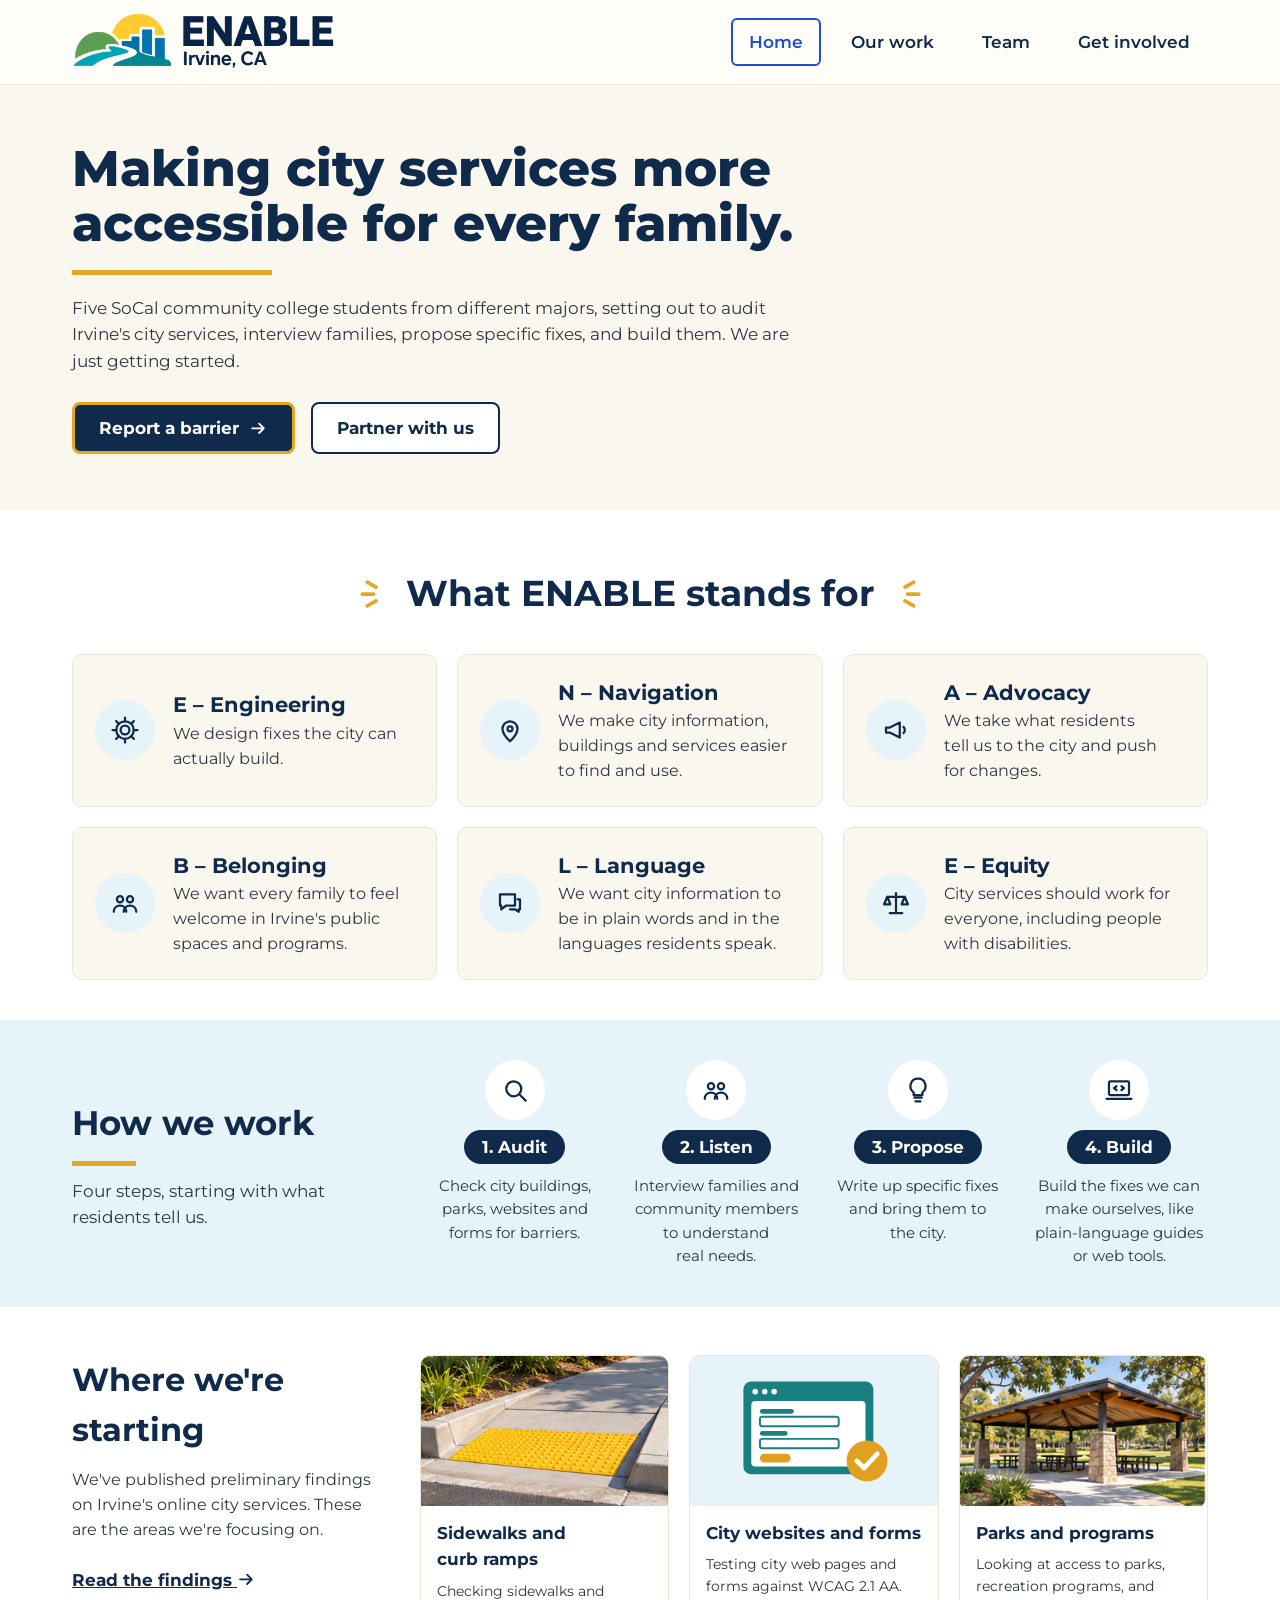
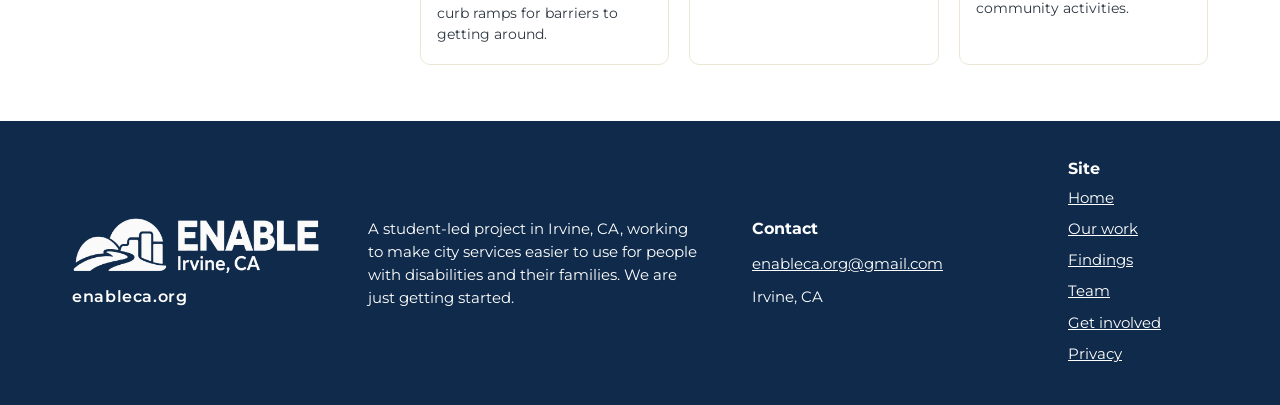
<file: index.html>
<!doctype html>
<html lang="en">
<head>
<meta charset="utf-8">
<meta name="viewport" content="width=device-width, initial-scale=1">
<title>ENABLE | Making Irvine city services more accessible</title>
<meta name="description" content="ENABLE is a student-led initiative working to make City of Irvine services more accessible for disabled residents and their families.">
<link rel="preconnect" href="https://fonts.googleapis.com">
<link rel="preconnect" href="https://fonts.gstatic.com" crossorigin>
<link href="https://fonts.googleapis.com/css2?family=Montserrat:ital,wght@0,400;0,500;0,600;0,700;0,800;1,400&amp;display=swap" rel="stylesheet">
<link rel="stylesheet" href="styles.css">
<script src="site.js"></script>
</head>
<body>
<div style="font-size: 17px; line-height: 1.55">
<a class="skip" href="#main">Skip to main content</a>

<header class="site-hdr" style="background: #FFFDF8; border-bottom: 1px solid #EDE6D6">
<div class="wrap hdr" style="padding-top: 12px; padding-bottom: 12px; display: flex; flex-wrap: wrap; gap: 8px 32px; align-items: center; justify-content: space-between">
<a href="index.html" aria-label="ENABLE, Irvine, CA: home" style="display: flex; align-items: center; gap: 12px; text-decoration: none">
<img src="images/logo-color.png" alt="" style="display: block; height: 60px; width: auto">
</a>
<nav class="site-nav" aria-label="Main">
<ul style="list-style: none; margin: 0; padding: 0; display: flex; flex-wrap: wrap; gap: 4px 12px">
<li><a class="nav cur" aria-current="page" href="index.html">Home</a></li>
<li><a class="nav" href="our-work.html">Our work</a></li>
<li><a class="nav" href="team.html">Team</a></li>
<li><a class="nav" href="get-involved.html">Get involved</a></li>
</ul>
</nav>
</div>
</header>

<main id="main">

<section aria-labelledby="hero-h" style="background: #FAF7EF; display: flex; flex-wrap: wrap">
<div style="flex: 1 1 400px; min-width: 0; padding: 56px var(--gut) 56px max(var(--gut), calc((100% - 1136px) / 2)); box-sizing: border-box; display: flex; flex-direction: column; gap: 20px; align-items: flex-start; justify-content: center">
<h1 id="hero-h" style="font-size: clamp(2.1rem, 3.9vw, 3.1rem); line-height: 1.1">Making city services more accessible for every family.</h1>
<div aria-hidden="true" style="width: 200px; height: 5px; background: #E3A823; border-radius: 0px"></div>
<p style="max-width: 44em">Five SoCal community college students from different majors, setting out to audit Irvine's city services, interview families, propose specific fixes, and build them. We are just getting started.</p>
<div class="ctas" style="display: flex; flex-wrap: wrap; gap: 16px; margin-top: 8px">
<a class="b1" href="get-involved.html">Report a barrier <svg aria-hidden="true" viewBox="0 0 24 24" style="width: 1.1em; height: 1.1em; flex: none; vertical-align: -0.2em; fill: none; stroke: currentColor; stroke-width: 2.4; stroke-linecap: round; stroke-linejoin: round"><path d="M4 12h15M13 6l6 6-6 6"></path></svg></a>
<a class="b2" href="get-involved.html">Partner with us</a>
</div>
</div>
</section>

<section aria-labelledby="stands-h" class="wrap" style="padding-top: 56px; padding-bottom: 40px; display: flex; flex-direction: column; gap: 32px">
<div style="display: flex; align-items: center; justify-content: center; gap: 20px">
<svg class="sp" aria-hidden="true" viewBox="0 0 24 24"><path d="M14 12H5M16 6.500L9 2.500M16 17.500L9 21.500"></path></svg>
<h2 id="stands-h" style="font-size: clamp(1.7rem, 3vw, 2.25rem); text-align: center">What ENABLE stands for</h2>
<svg class="sp" aria-hidden="true" viewBox="0 0 24 24"><path d="M10 12h9M8 6.500l7-4M8 17.500l7 4"></path></svg>
</div>
<ul style="list-style: none; margin: 0; padding: 0; display: grid; grid-template-columns: repeat(auto-fit, minmax(min(320px, 100%), 1fr)); gap: 20px">
<li class="card" style="padding: 22px; display: flex; gap: 18px; align-items: center">
<span class="ico"><svg class="i" aria-hidden="true" viewBox="0 0 24 24"><circle cx="12" cy="12" r="3.5"></circle><circle cx="12" cy="12" r="7"></circle><path d="M12 2v3M12 19v3M2 12h3M19 12h3M4.900 4.900l2.100 2.100M17 17l2.100 2.100M4.900 19.100L7 17M17 7l2.100-2.100"></path></svg></span>
<div><h3 style="font-size: 21px">E – Engineering</h3><p style="font-size: 16px">We design fixes the city can actually build.</p></div>
</li>
<li class="card" style="padding: 22px; display: flex; gap: 18px; align-items: center">
<span class="ico"><svg class="i" aria-hidden="true" viewBox="0 0 24 24"><path d="M12 21s-6-5.500-6-10a6 6 0 1 1 12 0c0 4.500-6 10-6 10z"></path><circle cx="12" cy="11" r="2"></circle></svg></span>
<div><h3 style="font-size: 21px">N – Navigation</h3><p style="font-size: 16px">We make city information, buildings and services easier to find and use.</p></div>
</li>
<li class="card" style="padding: 22px; display: flex; gap: 18px; align-items: center">
<span class="ico"><svg class="i" aria-hidden="true" viewBox="0 0 24 24"><path d="M4 10v4h3l8 4V6l-8 4H4zM18 9.500a3.500 3.500 0 0 1 0 5"></path></svg></span>
<div><h3 style="font-size: 21px">A – Advocacy</h3><p style="font-size: 16px">We take what residents tell us to the city and push for changes.</p></div>
</li>
<li class="card" style="padding: 22px; display: flex; gap: 18px; align-items: center">
<span class="ico"><svg class="i" aria-hidden="true" viewBox="0 0 24 24"><circle cx="8" cy="9" r="2.500"></circle><circle cx="16" cy="9" r="2.500"></circle><path d="M3 19c0-3 2.200-5 5-5s5 2 5 5M11 19c0-3 2.200-5 5-5s5 2 5 5"></path></svg></span>
<div><h3 style="font-size: 21px">B – Belonging</h3><p style="font-size: 16px">We want every family to feel welcome in Irvine's public spaces and programs.</p></div>
</li>
<li class="card" style="padding: 22px; display: flex; gap: 18px; align-items: center">
<span class="ico"><svg class="i" aria-hidden="true" viewBox="0 0 24 24"><path d="M4 5h12v9H9l-4 3v-3H4zM18 9h2v8h-1v2l-3-2h-4"></path></svg></span>
<div><h3 style="font-size: 21px">L – Language</h3><p style="font-size: 16px">We want city information to be in plain words and in the languages residents speak.</p></div>
</li>
<li class="card" style="padding: 22px; display: flex; gap: 18px; align-items: center">
<span class="ico"><svg class="i" aria-hidden="true" viewBox="0 0 24 24"><path d="M12 4v16M7 20h10M5 7h14M5 7l-2.500 6h5zM19 7l-2.500 6h5z"></path></svg></span>
<div><h3 style="font-size: 21px">E – Equity</h3><p style="font-size: 16px">City services should work for everyone, including people with disabilities.</p></div>
</li>
</ul>
</section>

<section aria-labelledby="how-h" style="background: #E6F3F8">
<div class="wrap" style="padding-top: 40px; padding-bottom: 40px; display: flex; flex-wrap: wrap; gap: 32px 40px; align-items: center">
<div style="flex: 1 1 240px; min-width: 0; display: flex; flex-direction: column; gap: 12px">
<h2 id="how-h" style="font-size: clamp(1.7rem, 3vw, 2.1rem)">How we work</h2>
<div aria-hidden="true" style="width: 64px; height: 5px; background: #E3A823; border-radius: 0px"></div>
<p>Four steps, starting with what residents tell us.</p>
</div>
<ol style="flex: 3 1 560px; min-width: 0; list-style: none; margin: 0; padding: 0; display: grid; grid-template-columns: repeat(auto-fit, minmax(min(170px, 100%), 1fr)); gap: 24px">
<li style="display: flex; flex-direction: column; gap: 10px; align-items: center; text-align: center">
<span class="ico" style="background: #FFFFFF"><svg class="i" aria-hidden="true" viewBox="0 0 24 24"><circle cx="11" cy="11" r="6"></circle><path d="M16 16l4.500 4.500"></path></svg></span>
<h3 class="pill" style="font-size: 17px; color: #FFFFFF">1. Audit</h3>
<p style="font-size: 15px">Check city buildings, parks, websites and forms for barriers.</p>
</li>
<li style="display: flex; flex-direction: column; gap: 10px; align-items: center; text-align: center">
<span class="ico" style="background: #FFFFFF"><svg class="i" aria-hidden="true" viewBox="0 0 24 24"><circle cx="8" cy="9" r="2.500"></circle><circle cx="16" cy="9" r="2.500"></circle><path d="M3 19c0-3 2.200-5 5-5s5 2 5 5M11 19c0-3 2.200-5 5-5s5 2 5 5"></path></svg></span>
<h3 class="pill" style="font-size: 17px; color: #FFFFFF">2. Listen</h3>
<p style="font-size: 15px">Interview families and community members to understand real needs.</p>
</li>
<li style="display: flex; flex-direction: column; gap: 10px; align-items: center; text-align: center">
<span class="ico" style="background: #FFFFFF"><svg class="i" aria-hidden="true" viewBox="0 0 24 24"><path d="M9 18h6M10 21h4M12 3a6 6 0 0 0-3.500 10.900V16h7v-2.100A6 6 0 0 0 12 3z"></path></svg></span>
<h3 class="pill" style="font-size: 17px; color: #FFFFFF">3. Propose</h3>
<p style="font-size: 15px">Write up specific fixes and bring them to the city.</p>
</li>
<li style="display: flex; flex-direction: column; gap: 10px; align-items: center; text-align: center">
<span class="ico" style="background: #FFFFFF"><svg class="i" aria-hidden="true" viewBox="0 0 24 24"><rect x="4" y="5" width="16" height="11" rx="1"></rect><path d="M2 19h20M10 9l-2 1.500 2 1.500M14 9l2 1.500-2 1.500"></path></svg></span>
<h3 class="pill" style="font-size: 17px; color: #FFFFFF">4. Build</h3>
<p style="font-size: 15px">Build the fixes we can make ourselves, like plain-language guides or web tools.</p>
</li>
</ol>
</div>
</section>

<section aria-labelledby="work-h" class="wrap" style="padding-top: 48px; padding-bottom: 56px; display: flex; flex-wrap: wrap; gap: 28px 32px; align-items: flex-start">
<div style="flex: 1 1 240px; min-width: 0; display: flex; flex-direction: column; gap: 14px">
<h2 id="work-h" style="font-size: clamp(1.6rem, 2.8vw, 2rem)">Where we're starting</h2>
<p style="font-size: 16px">We've published preliminary findings on Irvine's online city services. These are the areas we're focusing on.</p>
<a href="findings.html" style="font-weight: 700; padding: 10px 0">Read the findings <svg aria-hidden="true" viewBox="0 0 24 24" style="width: 1.1em; height: 1.1em; flex: none; vertical-align: -0.2em; fill: none; stroke: currentColor; stroke-width: 2.4; stroke-linecap: round; stroke-linejoin: round"><path d="M4 12h15M13 6l6 6-6 6"></path></svg></a>
</div>
<ul style="flex: 3 1 560px; min-width: 0; list-style: none; margin: 0; padding: 0; display: grid; grid-template-columns: repeat(auto-fit, minmax(min(230px, 100%), 1fr)); gap: 20px">
<li class="card" style="background: #FFFFFF; overflow: hidden; display: flex; flex-direction: column">
<img src="images/curb-ramp.png" alt="Curb ramp with a yellow tactile warning strip (illustration)." style="display: block; width: 100%; height: 150px; object-fit: cover">
<div style="padding: 14px 16px 18px; display: flex; flex-direction: column; gap: 8px; align-items: flex-start">
<h3 style="font-size: 17px">Sidewalks and curb ramps</h3>
<p style="font-size: 14px">Checking sidewalks and curb ramps for barriers to getting around.</p>
</div>
</li>
<li class="card" style="background: #FFFFFF; overflow: hidden; display: flex; flex-direction: column">
<img src="images/web-form.svg" alt="" style="display: block; width: 100%; height: 150px; object-fit: contain; background: #E6F3F8; padding: 12px; box-sizing: border-box">
<div style="padding: 14px 16px 18px; display: flex; flex-direction: column; gap: 8px; align-items: flex-start">
<h3 style="font-size: 17px">City websites and forms</h3>
<p style="font-size: 14px">Testing city web pages and forms against WCAG 2.1 AA.</p>
</div>
</li>
<li class="card" style="background: #FFFFFF; overflow: hidden; display: flex; flex-direction: column">
<img src="images/park-pavilion.png" alt="Covered picnic pavilion in a park (illustration)." style="display: block; width: 100%; height: 150px; object-fit: cover">
<div style="padding: 14px 16px 18px; display: flex; flex-direction: column; gap: 8px; align-items: flex-start">
<h3 style="font-size: 17px">Parks and programs</h3>
<p style="font-size: 14px">Looking at access to parks, recreation programs, and community activities.</p>
</div>
</li>
</ul>
</section>

</main>

<footer class="dark" style="background: #0F2A4A; color: #FFFFFF; font-size: 15px">
<div class="wrap" style="padding-top: 36px; padding-bottom: 36px; display: flex; flex-wrap: wrap; gap: 28px 48px; align-items: center">
<div style="flex: 1 1 220px; display: flex; flex-direction: column; align-items: flex-start; gap: 8px">
<img src="images/logo-white.png" alt="ENABLE, Irvine, CA" style="display: block; height: 60px; width: auto">
<span style="font-size: 16px; font-weight: 600; letter-spacing: 0.04em">enableca.org</span>
</div>
<p style="flex: 2 1 280px; min-width: 0">A student-led project in Irvine, CA, working to make city services easier to use for people with disabilities and their families. We are just getting started.</p>
<div style="flex: 1 1 240px; min-width: 0; display: flex; flex-direction: column; gap: 4px">
<p style="font-weight: 700; font-size: 16px">Contact</p>
<a href="mailto:enableca.org@gmail.com" style="padding: 6px 0">enableca.org@gmail.com</a>
<p>Irvine, CA</p>
</div>
<nav aria-label="Footer" style="flex: 0 1 140px">
<p style="font-weight: 700; font-size: 16px">Site</p>
<ul style="list-style: none; margin: 0; padding: 0; display: flex; flex-direction: column">
<li><a href="index.html" style="display: inline-block; padding: 4px 0">Home</a></li>
<li><a href="our-work.html" style="display: inline-block; padding: 4px 0">Our work</a></li>
<li><a href="findings.html" style="display: inline-block; padding: 4px 0">Findings</a></li>
<li><a href="team.html" style="display: inline-block; padding: 4px 0">Team</a></li>
<li><a href="get-involved.html" style="display: inline-block; padding: 4px 0">Get involved</a></li>
<li><a href="privacy.html" style="display: inline-block; padding: 4px 0">Privacy</a></li>
</ul>
</nav>
</div>
</footer>
</div>
</body>
</html>
</file>
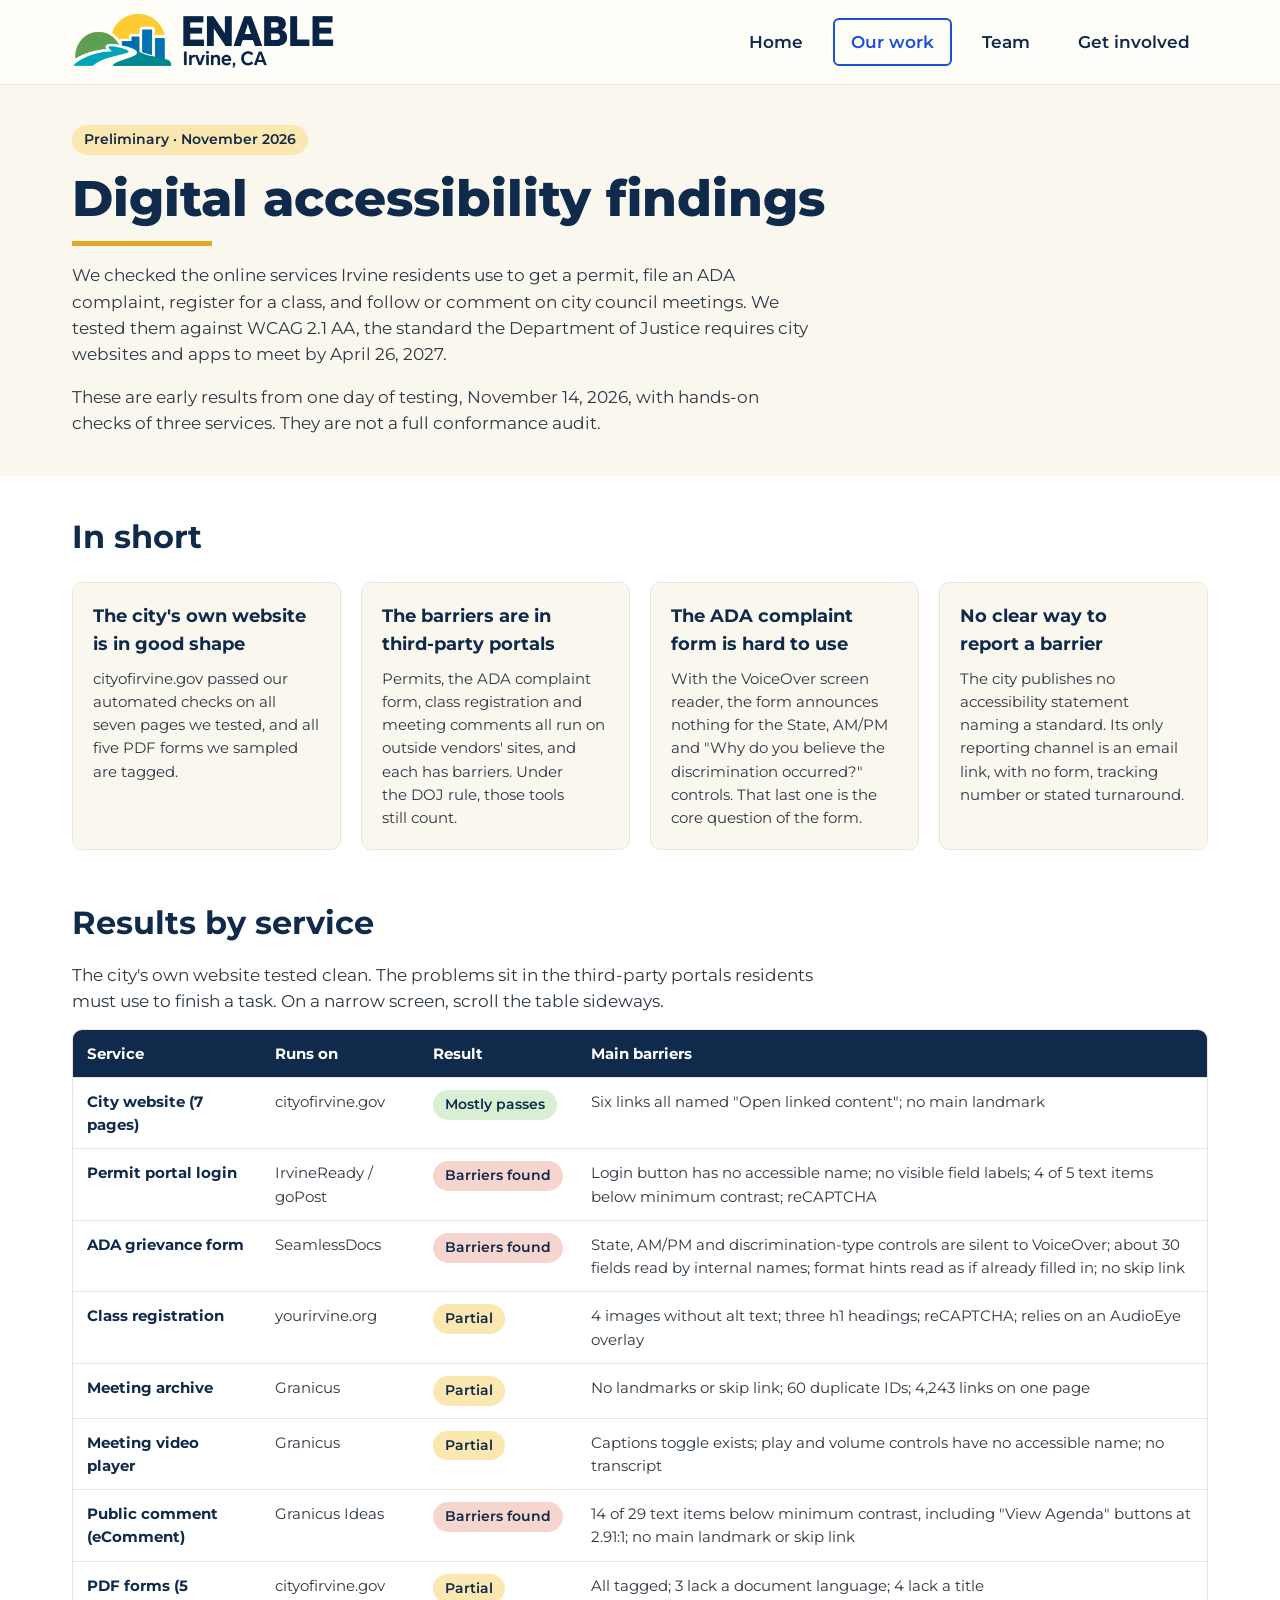
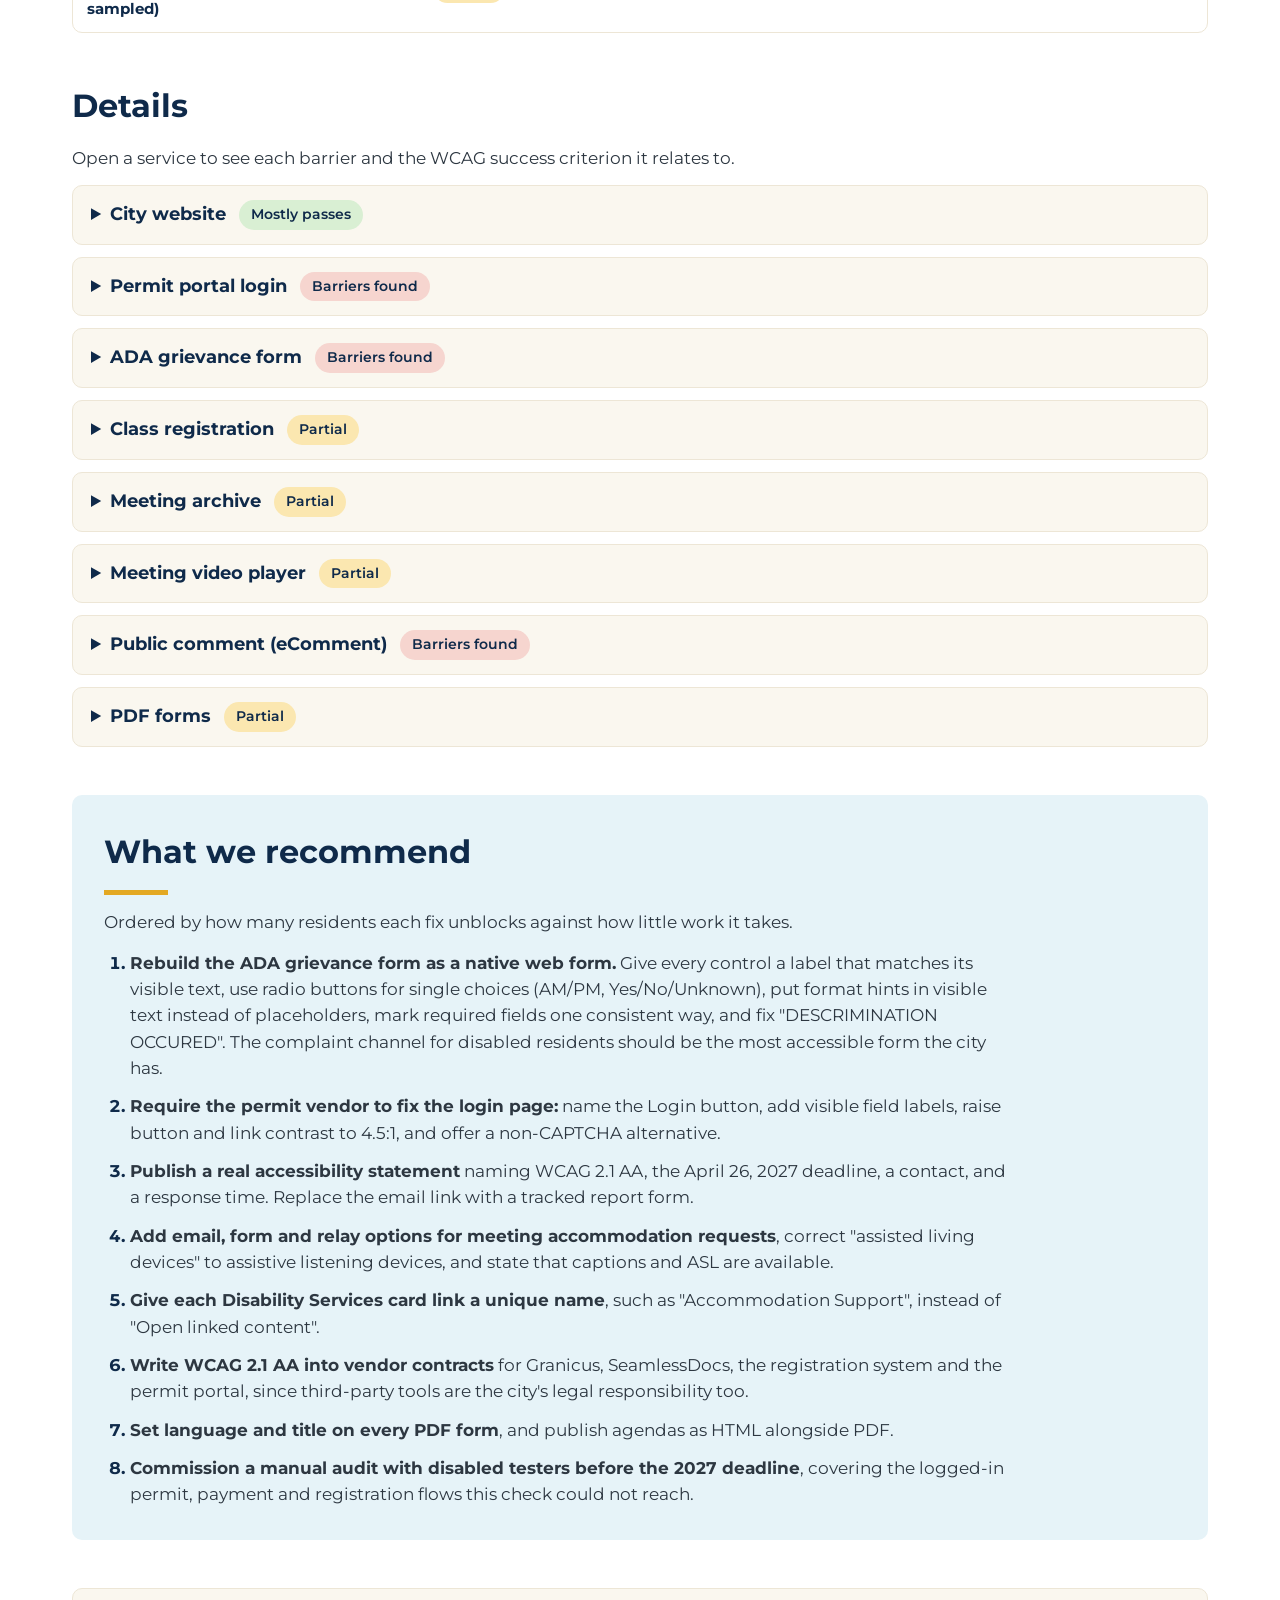
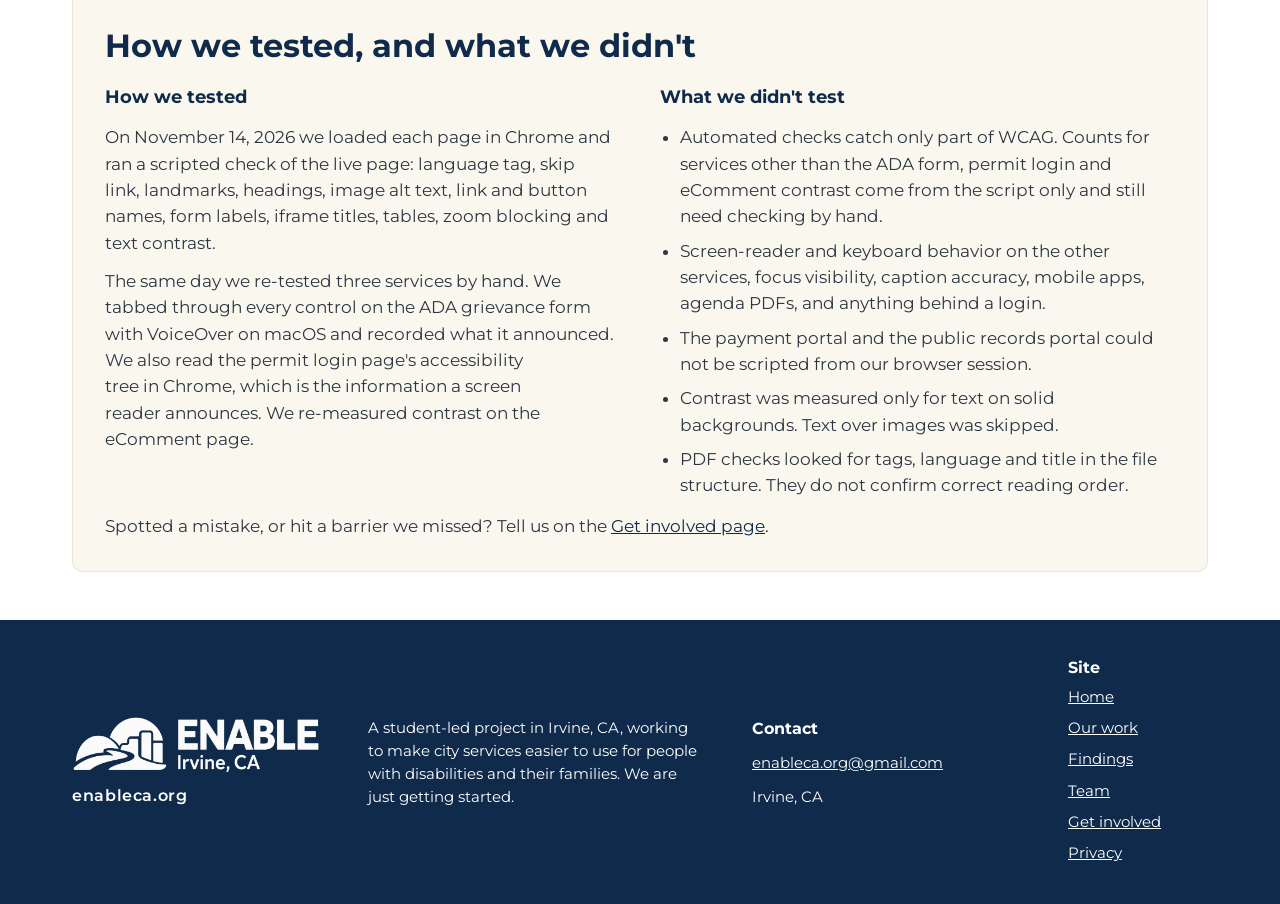
<file: findings.html>
<!doctype html>
<html lang="en">
<head>
<meta charset="utf-8">
<meta name="viewport" content="width=device-width, initial-scale=1">
<title>Findings | ENABLE</title>
<meta name="description" content="Preliminary results from ENABLE's check of Irvine's online city services against WCAG 2.1 AA.">
<link rel="preconnect" href="https://fonts.googleapis.com">
<link rel="preconnect" href="https://fonts.gstatic.com" crossorigin>
<link href="https://fonts.googleapis.com/css2?family=Montserrat:ital,wght@0,400;0,500;0,600;0,700;0,800;1,400&amp;display=swap" rel="stylesheet">
<link rel="stylesheet" href="styles.css">
<script src="site.js"></script>
</head>
<body>
<div style="font-size: 17px; line-height: 1.55">
<a class="skip" href="#main">Skip to main content</a>

<header class="site-hdr" style="background: #FFFDF8; border-bottom: 1px solid #EDE6D6">
<div class="wrap hdr" style="padding-top: 12px; padding-bottom: 12px; display: flex; flex-wrap: wrap; gap: 8px 32px; align-items: center; justify-content: space-between">
<a href="index.html" aria-label="ENABLE, Irvine, CA: home" style="display: flex; align-items: center; gap: 12px; text-decoration: none">
<img src="images/logo-color.png" alt="" style="display: block; height: 60px; width: auto">
</a>
<nav class="site-nav" aria-label="Main">
<ul style="list-style: none; margin: 0; padding: 0; display: flex; flex-wrap: wrap; gap: 4px 12px">
<li><a class="nav" href="index.html">Home</a></li>
<li><a class="nav cur" aria-current="true" href="our-work.html">Our work</a></li>
<li><a class="nav" href="team.html">Team</a></li>
<li><a class="nav" href="get-involved.html">Get involved</a></li>
</ul>
</nav>
</div>
</header>

<main id="main">

<section aria-labelledby="hero-h" style="background: #FAF7EF; display: flex; flex-wrap: wrap">
<div style="flex: 1 1 400px; min-width: 0; padding: 40px var(--gut) 40px max(var(--gut), calc((100% - 1136px) / 2)); box-sizing: border-box; display: flex; flex-direction: column; gap: 16px; align-items: flex-start; justify-content: center">
<p class="chip" style="background: #FBE7B0">Preliminary · November 2026</p>
<h1 id="hero-h" style="font-size: clamp(2.1rem, 3.9vw, 3.1rem); line-height: 1.1">Digital accessibility findings</h1>
<div aria-hidden="true" style="width: 140px; height: 5px; background: #E3A823; border-radius: 0px"></div>
<p style="max-width: 44em">We checked the online services Irvine residents use to get a permit, file an ADA complaint, register for a class, and follow or comment on city council meetings. We tested them against WCAG 2.1 AA, the standard the Department of Justice requires city websites and apps to meet by April 26, 2027.</p>
<p style="max-width: 44em">These are early results from one day of testing, November 14, 2026, with hands-on checks of three services. They are not a full conformance audit.</p>
</div>
</section>

<section aria-labelledby="short-h" class="wrap" style="padding-top: 36px; padding-bottom: 12px; display: flex; flex-direction: column; gap: 20px">
<h2 id="short-h" style="font-size: clamp(1.6rem, 2.8vw, 2rem)">In short</h2>
<ul style="list-style: none; margin: 0; padding: 0; display: grid; grid-template-columns: repeat(auto-fit, minmax(min(250px, 100%), 1fr)); gap: 20px">
<li class="card" style="padding: 20px; display: flex; flex-direction: column; gap: 8px">
<h3 style="font-size: 18px">The city's own website is in good shape</h3>
<p style="font-size: 15px">cityofirvine.gov passed our automated checks on all seven pages we tested, and all five PDF forms we sampled are tagged.</p>
</li>
<li class="card" style="padding: 20px; display: flex; flex-direction: column; gap: 8px">
<h3 style="font-size: 18px">The barriers are in third-party portals</h3>
<p style="font-size: 15px">Permits, the ADA complaint form, class registration and meeting comments all run on outside vendors' sites, and each has barriers. Under the DOJ rule, those tools still count.</p>
</li>
<li class="card" style="padding: 20px; display: flex; flex-direction: column; gap: 8px">
<h3 style="font-size: 18px">The ADA complaint form is hard to use</h3>
<p style="font-size: 15px">With the VoiceOver screen reader, the form announces nothing for the State, AM/PM and "Why do you believe the discrimination occurred?" controls. That last one is the core question of the form.</p>
</li>
<li class="card" style="padding: 20px; display: flex; flex-direction: column; gap: 8px">
<h3 style="font-size: 18px">No clear way to report a barrier</h3>
<p style="font-size: 15px">The city publishes no accessibility statement naming a standard. Its only reporting channel is an email link, with no form, tracking number or stated turnaround.</p>
</li>
</ul>
</section>

<section aria-labelledby="results-h" class="wrap" style="padding-top: 36px; padding-bottom: 12px; display: flex; flex-direction: column; gap: 14px">
<h2 id="results-h" style="font-size: clamp(1.6rem, 2.8vw, 2rem)">Results by service</h2>
<p style="max-width: 44em">The city's own website tested clean. The problems sit in the third-party portals residents must use to finish a task. On a narrow screen, scroll the table sideways.</p>
<div class="tscroll" role="region" aria-labelledby="results-cap" tabindex="0">
<table class="ftable">
<caption id="results-cap" class="sr-only">Accessibility results for eight Irvine online services</caption>
<thead>
<tr><th scope="col">Service</th><th scope="col">Runs on</th><th scope="col">Result</th><th scope="col">Main barriers</th></tr>
</thead>
<tbody>
<tr><th scope="row">City website (7 pages)</th><td>cityofirvine.gov</td><td><span class="chip r-ok">Mostly passes</span></td><td>Six links all named "Open linked content"; no main landmark</td></tr>
<tr><th scope="row">Permit portal login</th><td>IrvineReady / goPost</td><td><span class="chip r-bar">Barriers found</span></td><td>Login button has no accessible name; no visible field labels; 4 of 5 text items below minimum contrast; reCAPTCHA</td></tr>
<tr><th scope="row">ADA grievance form</th><td>SeamlessDocs</td><td><span class="chip r-bar">Barriers found</span></td><td>State, AM/PM and discrimination-type controls are silent to VoiceOver; about 30 fields read by internal names; format hints read as if already filled in; no skip link</td></tr>
<tr><th scope="row">Class registration</th><td>yourirvine.org</td><td><span class="chip r-part">Partial</span></td><td>4 images without alt text; three h1 headings; reCAPTCHA; relies on an AudioEye overlay</td></tr>
<tr><th scope="row">Meeting archive</th><td>Granicus</td><td><span class="chip r-part">Partial</span></td><td>No landmarks or skip link; 60 duplicate IDs; 4,243 links on one page</td></tr>
<tr><th scope="row">Meeting video player</th><td>Granicus</td><td><span class="chip r-part">Partial</span></td><td>Captions toggle exists; play and volume controls have no accessible name; no transcript</td></tr>
<tr><th scope="row">Public comment (eComment)</th><td>Granicus Ideas</td><td><span class="chip r-bar">Barriers found</span></td><td>14 of 29 text items below minimum contrast, including "View Agenda" buttons at 2.91:1; no main landmark or skip link</td></tr>
<tr><th scope="row">PDF forms (5 sampled)</th><td>cityofirvine.gov</td><td><span class="chip r-part">Partial</span></td><td>All tagged; 3 lack a document language; 4 lack a title</td></tr>
</tbody>
</table>
</div>
</section>

<section aria-labelledby="details-h" class="wrap" style="padding-top: 36px; padding-bottom: 12px; display: flex; flex-direction: column; gap: 14px">
<h2 id="details-h" style="font-size: clamp(1.6rem, 2.8vw, 2rem)">Details</h2>
<p style="max-width: 44em">Open a service to see each barrier and the WCAG success criterion it relates to.</p>
<div style="display: flex; flex-direction: column; gap: 12px">

<details class="card fd">
<summary>City website <span class="chip r-ok">Mostly passes</span></summary>
<div class="fd-body">
<p>Seven pages passed every automated check for page language, skip link, image alt text, form labels, heading order, iframe titles and zoom. Pages tested: home, Disability Services, ADA statement, City Council Agendas, ICTV, permits, and Seek Assistance.</p>
<ul>
<li><strong>Link purpose (WCAG 2.4.4).</strong> The Disability Services page has six card links whose only accessible name is "Open linked content". A screen-reader user hears the same phrase six times with no destination.</li>
<li><strong>Vague link text.</strong> The homepage has 18 links reading "Read more" or "More information". Needs a manual check that the surrounding context identifies each one.</li>
<li><strong>Landmarks.</strong> No page has a main landmark; the skip link targets a plain div. Low severity, because the skip link works.</li>
<li><strong>Carousel (WCAG 2.2.2).</strong> The homepage has rotating content. Needs a manual check that it can be paused by keyboard.</li>
</ul>
</div>
</details>

<details class="card fd">
<summary>Permit portal login <span class="chip r-bar">Barriers found</span></summary>
<div class="fd-body">
<p>Every permit application goes through the IrvineReady portal, so its login page gates the whole service.</p>
<ul>
<li><strong>Unnamed Login button (WCAG 4.1.2).</strong> The Login button has no accessible name, so a screen reader announces only "button". It is the one control every applicant must use.</li>
<li><strong>No visible labels (WCAG 3.3.2).</strong> The Email and Password fields are named only by placeholder text. A screen reader does announce "Email" and "Password", but the visible hint disappears as soon as you type, which hurts users with memory or cognitive disabilities.</li>
<li><strong>Contrast (WCAG 1.4.3).</strong> The white-on-green Login button measures 2.78:1 and the blue links 3.68:1. The minimum is 4.5:1.</li>
<li><strong>reCAPTCHA</strong> sits on the login page. CAPTCHAs are a known barrier for blind and cognitively disabled users.</li>
<li><strong>Browser advice.</strong> The city tells applicants the portal works best in Chrome, not Safari or Edge. That matters for people whose assistive technology is tied to another browser.</li>
<li>Pages behind the login were not tested.</li>
</ul>
</div>
</details>

<details class="card fd">
<summary>ADA grievance form <span class="chip r-bar">Barriers found</span></summary>
<div class="fd-body">
<p>The form residents use to complain about disability discrimination is itself hard to use with assistive technology. We tabbed through every control with VoiceOver on macOS.</p>
<ul>
<li><strong>Silent controls (WCAG 1.3.1, 4.1.2).</strong> VoiceOver announces nothing for the State dropdown, the AM and PM boxes, or any of the six "Why do you believe the discrimination occurred?" checkboxes (Race or Color, Age, Disability, National Origin, Sex, Other). A blind user cannot tell which basis of discrimination they are selecting.</li>
<li><strong>Internal names instead of labels (WCAG 2.4.6).</strong> About 30 fields are read by internal names such as "Rep zip text box", "Emp name 1 text box" and "Police report no text box", not by their visible labels. Only the three large text areas are read clearly.</li>
<li><strong>Format hints read as values (WCAG 3.3.2).</strong> Phone, email, date and time formats exist only as placeholder text ("999-999-9999", "MM/DD/YYYY"). VoiceOver reads them as if the field were already filled in.</li>
<li><strong>Errors before input (WCAG 3.3.1).</strong> Required fields (name, address, email, date, time) are announced as "invalid data" before the user has typed anything.</li>
<li><strong>The asterisk means two things.</strong> A red asterisk inside a field marks it required, but the footer says a black asterisk on a label means the information is kept confidential. Phone and Alternate Phone carry the label asterisk, and VoiceOver does not announce them as required.</li>
<li><strong>Wrong control types.</strong> AM/PM and Yes/No/Unknown are checkboxes, so a user can tick both AM and PM, or both Yes and No.</li>
<li><strong>Typo.</strong> The heading reads "WHY DO YOU BELIEVE THE DESCRIMINATION OCCURED?"</li>
<li><strong>Tab order.</strong> The code uses positive tabindex values, but tabbing by hand moved top to bottom in a sensible order. Low risk in practice.</li>
<li>There is no skip link.</li>
</ul>
</div>
</details>

<details class="card fd">
<summary>Class registration <span class="chip r-part">Partial</span></summary>
<div class="fd-body">
<p>Registration for city classes, including Disability Services programs, runs on yourirvine.org.</p>
<ul>
<li><strong>Alt text (WCAG 1.1.1).</strong> Four images have no alt attribute, one of them visible.</li>
<li><strong>Headings.</strong> The page has three h1 headings.</li>
<li><strong>Contrast (WCAG 1.4.3).</strong> One green label measures 3.17:1.</li>
<li><strong>Overlay.</strong> The site loads an AudioEye overlay script. Overlays do not fix underlying code and are not a substitute for conformance, so we treat this as a flag, not a pass.</li>
<li><strong>reCAPTCHA</strong> is present on the catalog page.</li>
</ul>
</div>
</details>

<details class="card fd">
<summary>Meeting archive <span class="chip r-part">Partial</span></summary>
<div class="fd-body">
<ul>
<li><strong>One very long page.</strong> The archive lists every meeting since at least 2024 on one page: 875 table rows and 4,243 links, 1,692 of which open new windows.</li>
<li><strong>No landmarks or skip link (WCAG 2.4.1)</strong> to get past the list. Table headers are correctly scoped and links carry labels.</li>
<li><strong>Duplicate IDs.</strong> The page has 60 duplicate IDs.</li>
<li><strong>Agendas</strong> are published only as PDFs. We did not sample agenda PDFs.</li>
</ul>
</div>
</details>

<details class="card fd">
<summary>Meeting video player <span class="chip r-part">Partial</span></summary>
<div class="fd-body">
<ul>
<li><strong>Captions.</strong> Recorded council meetings play in a Granicus player with a Closed Captions on/off menu. We did not check caption accuracy.</li>
<li><strong>Unnamed controls (WCAG 4.1.2).</strong> The play and volume controls are unlabeled links, so a screen-reader user cannot tell them apart.</li>
<li><strong>No transcript.</strong></li>
</ul>
</div>
</details>

<details class="card fd">
<summary>Public comment (eComment) <span class="chip r-bar">Barriers found</span></summary>
<div class="fd-body">
<ul>
<li><strong>Contrast (WCAG 1.4.3).</strong> 14 of 29 text items on the meetings page are below the 4.5:1 minimum, re-measured on November 14. The worst are the white-on-blue "View Agenda" buttons at 2.91:1, which residents must use to reach the items they comment on. Blue links and tabs measure 3.89:1, gray "Meeting:" labels and "Sign Up" 3.00:1, and gray footer links 3.85:1.</li>
<li><strong>No main landmark or skip link (WCAG 2.4.1).</strong></li>
</ul>
</div>
</details>

<details class="card fd">
<summary>PDF forms <span class="chip r-part">Partial</span></summary>
<div class="fd-body">
<p>We sampled five PDFs: the grievance PDF, the disability advisory committee application, a permit form, the committee bylaws and the website policy.</p>
<ul>
<li><strong>Tagged.</strong> All five are tagged, which is the hard part.</li>
<li><strong>Language (WCAG 3.1.1).</strong> Three have no document language set.</li>
<li><strong>Title (WCAG 2.4.2).</strong> Four have no title.</li>
</ul>
</div>
</details>

</div>
</section>

<section aria-labelledby="recs-h" class="wrap" style="padding-top: 36px; padding-bottom: 12px">
<div style="background: #E6F3F8; border-radius: 10px; padding: var(--box); display: flex; flex-direction: column; gap: 14px">
<h2 id="recs-h" style="font-size: clamp(1.6rem, 2.8vw, 2rem)">What we recommend</h2>
<div aria-hidden="true" style="width: 64px; height: 5px; background: #E3A823; border-radius: 0px"></div>
<p style="max-width: 44em">Ordered by how many residents each fix unblocks against how little work it takes.</p>
<ol class="recs">
<li><strong>Rebuild the ADA grievance form as a native web form.</strong> Give every control a label that matches its visible text, use radio buttons for single choices (AM/PM, Yes/No/Unknown), put format hints in visible text instead of placeholders, mark required fields one consistent way, and fix "DESCRIMINATION OCCURED". The complaint channel for disabled residents should be the most accessible form the city has.</li>
<li><strong>Require the permit vendor to fix the login page:</strong> name the Login button, add visible field labels, raise button and link contrast to 4.5:1, and offer a non-CAPTCHA alternative.</li>
<li><strong>Publish a real accessibility statement</strong> naming WCAG 2.1 AA, the April 26, 2027 deadline, a contact, and a response time. Replace the email link with a tracked report form.</li>
<li><strong>Add email, form and relay options for meeting accommodation requests</strong>, correct "assisted living devices" to assistive listening devices, and state that captions and ASL are available.</li>
<li><strong>Give each Disability Services card link a unique name</strong>, such as "Accommodation Support", instead of "Open linked content".</li>
<li><strong>Write WCAG 2.1 AA into vendor contracts</strong> for Granicus, SeamlessDocs, the registration system and the permit portal, since third-party tools are the city's legal responsibility too.</li>
<li><strong>Set language and title on every PDF form</strong>, and publish agendas as HTML alongside PDF.</li>
<li><strong>Commission a manual audit with disabled testers before the 2027 deadline</strong>, covering the logged-in permit, payment and registration flows this check could not reach.</li>
</ol>
</div>
</section>

<section aria-labelledby="method-h" class="wrap" style="padding-top: 36px; padding-bottom: 48px">
<div class="card" style="padding: var(--box); display: flex; flex-direction: column; gap: 14px">
<h2 id="method-h" style="font-size: clamp(1.6rem, 2.8vw, 2rem)">How we tested, and what we didn't</h2>
<div style="display: flex; flex-wrap: wrap; gap: 24px 40px">
<div style="flex: 1 1 320px; min-width: 0; display: flex; flex-direction: column; gap: 12px">
<h3 style="font-size: 18px">How we tested</h3>
<p>On November 14, 2026 we loaded each page in Chrome and ran a scripted check of the live page: language tag, skip link, landmarks, headings, image alt text, link and button names, form labels, iframe titles, tables, zoom blocking and text contrast.</p>
<p>The same day we re-tested three services by hand. We tabbed through every control on the ADA grievance form with VoiceOver on macOS and recorded what it announced. We also read the permit login page's accessibility tree in Chrome, which is the information a screen reader announces. We re-measured contrast on the eComment page.</p>
</div>
<div style="flex: 1 1 320px; min-width: 0; display: flex; flex-direction: column; gap: 12px">
<h3 style="font-size: 18px">What we didn't test</h3>
<ul class="lims">
<li>Automated checks catch only part of WCAG. Counts for services other than the ADA form, permit login and eComment contrast come from the script only and still need checking by hand.</li>
<li>Screen-reader and keyboard behavior on the other services, focus visibility, caption accuracy, mobile apps, agenda PDFs, and anything behind a login.</li>
<li>The payment portal and the public records portal could not be scripted from our browser session.</li>
<li>Contrast was measured only for text on solid backgrounds. Text over images was skipped.</li>
<li>PDF checks looked for tags, language and title in the file structure. They do not confirm correct reading order.</li>
</ul>
</div>
</div>
<p style="max-width: 44em">Spotted a mistake, or hit a barrier we missed? Tell us on the <a href="get-involved.html">Get involved page</a>.</p>
</div>
</section>

</main>

<footer class="dark" style="background: #0F2A4A; color: #FFFFFF; font-size: 15px">
<div class="wrap" style="padding-top: 36px; padding-bottom: 36px; display: flex; flex-wrap: wrap; gap: 28px 48px; align-items: center">
<div style="flex: 1 1 220px; display: flex; flex-direction: column; align-items: flex-start; gap: 8px">
<img src="images/logo-white.png" alt="ENABLE, Irvine, CA" style="display: block; height: 60px; width: auto">
<span style="font-size: 16px; font-weight: 600; letter-spacing: 0.04em">enableca.org</span>
</div>
<p style="flex: 2 1 280px; min-width: 0">A student-led project in Irvine, CA, working to make city services easier to use for people with disabilities and their families. We are just getting started.</p>
<div style="flex: 1 1 240px; min-width: 0; display: flex; flex-direction: column; gap: 4px">
<p style="font-weight: 700; font-size: 16px">Contact</p>
<a href="mailto:enableca.org@gmail.com" style="padding: 6px 0">enableca.org@gmail.com</a>
<p>Irvine, CA</p>
</div>
<nav aria-label="Footer" style="flex: 0 1 140px">
<p style="font-weight: 700; font-size: 16px">Site</p>
<ul style="list-style: none; margin: 0; padding: 0; display: flex; flex-direction: column">
<li><a href="index.html" style="display: inline-block; padding: 4px 0">Home</a></li>
<li><a href="our-work.html" style="display: inline-block; padding: 4px 0">Our work</a></li>
<li><a href="findings.html" style="display: inline-block; padding: 4px 0">Findings</a></li>
<li><a href="team.html" style="display: inline-block; padding: 4px 0">Team</a></li>
<li><a href="get-involved.html" style="display: inline-block; padding: 4px 0">Get involved</a></li>
<li><a href="privacy.html" style="display: inline-block; padding: 4px 0">Privacy</a></li>
</ul>
</nav>
</div>
</footer>
</div>
</body>
</html>
</file>
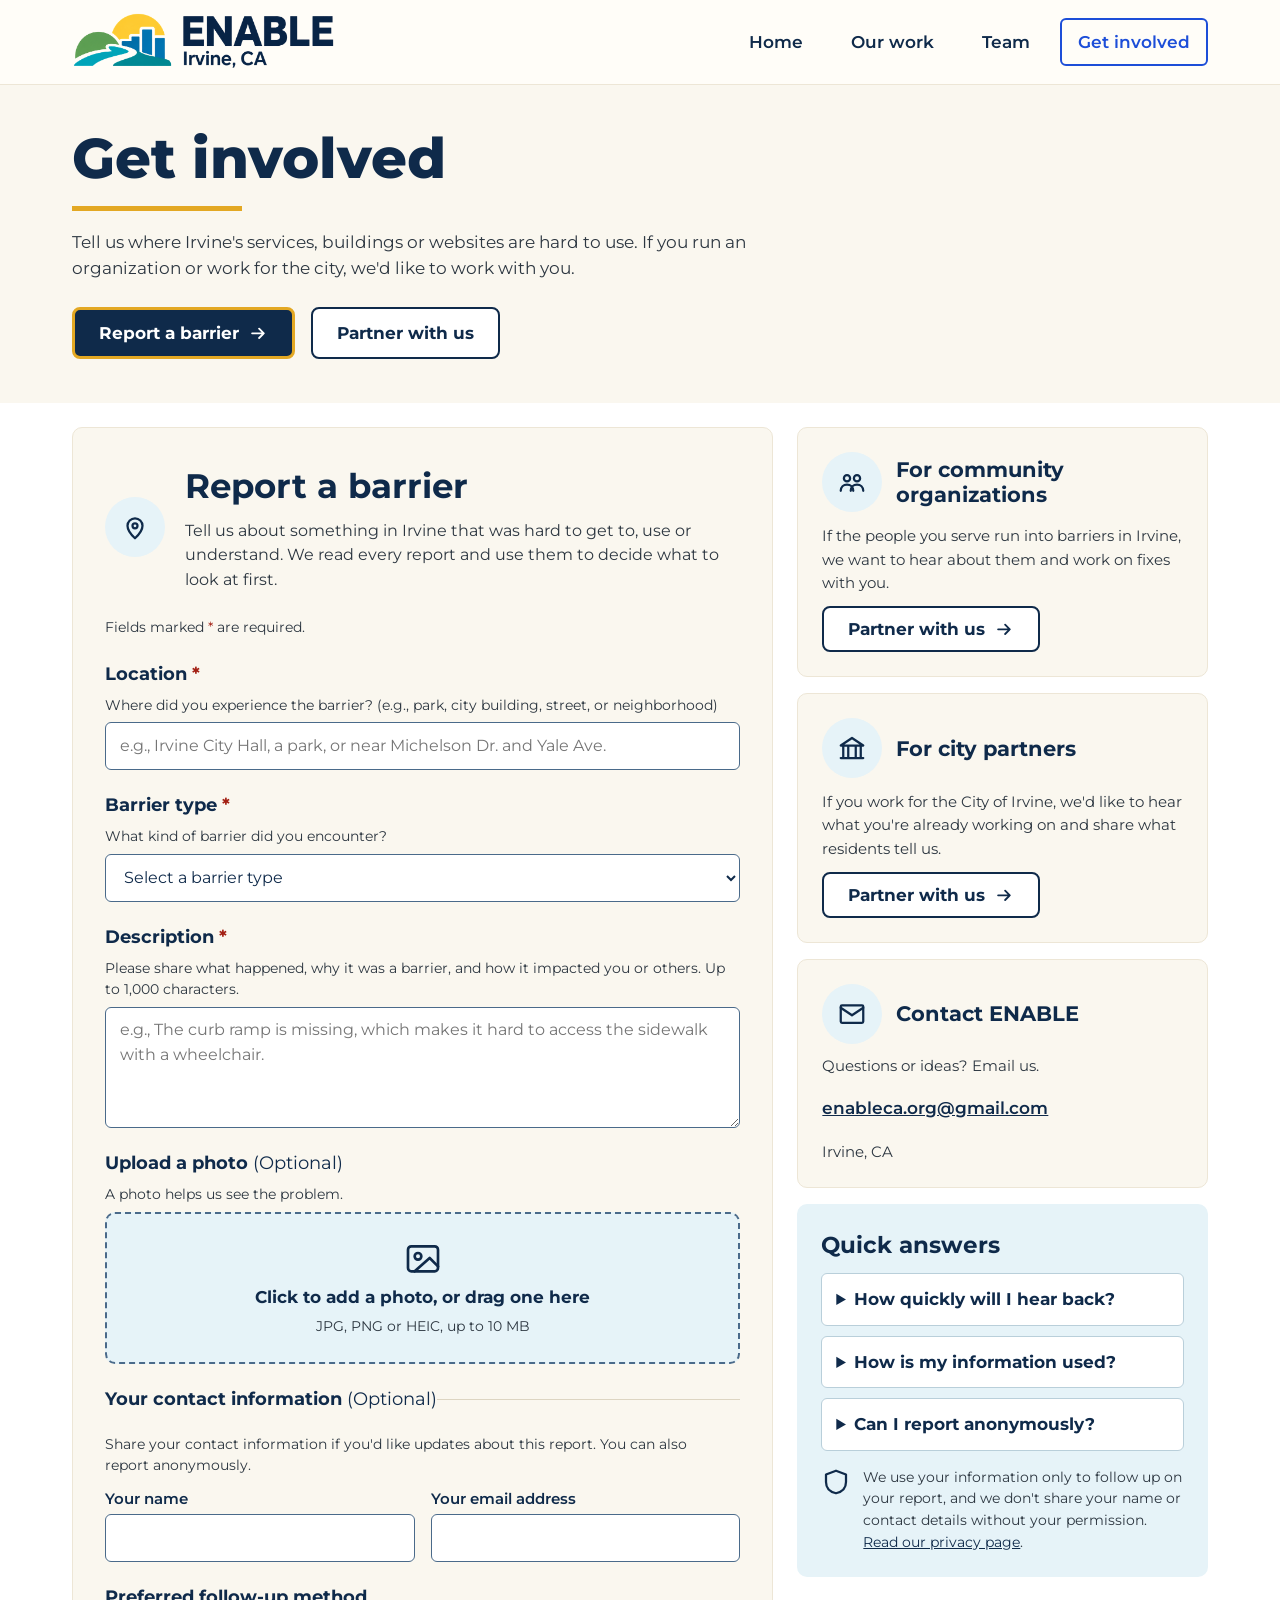
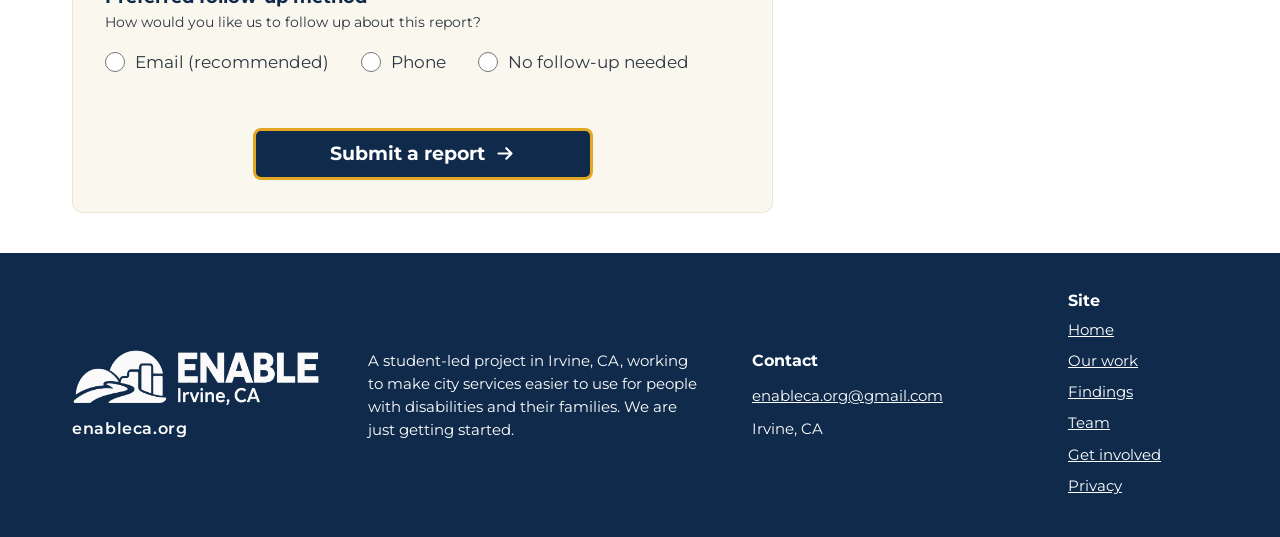
<file: get-involved.html>
<!doctype html>
<html lang="en">
<head>
<meta charset="utf-8">
<meta name="viewport" content="width=device-width, initial-scale=1">
<title>Get involved | ENABLE</title>
<meta name="description" content="Report a barrier to a City of Irvine service, or partner with ENABLE.">
<link rel="preconnect" href="https://fonts.googleapis.com">
<link rel="preconnect" href="https://fonts.gstatic.com" crossorigin>
<link href="https://fonts.googleapis.com/css2?family=Montserrat:ital,wght@0,400;0,500;0,600;0,700;0,800;1,400&amp;display=swap" rel="stylesheet">
<link rel="stylesheet" href="styles.css">
<script src="site.js"></script>
</head>
<body>
<div style="font-size: 17px; line-height: 1.55">
<a class="skip" href="#main">Skip to main content</a>

<header class="site-hdr" style="background: #FFFDF8; border-bottom: 1px solid #EDE6D6">
<div class="wrap hdr" style="padding-top: 12px; padding-bottom: 12px; display: flex; flex-wrap: wrap; gap: 8px 32px; align-items: center; justify-content: space-between">
<a href="index.html" aria-label="ENABLE, Irvine, CA: home" style="display: flex; align-items: center; gap: 12px; text-decoration: none">
<img src="images/logo-color.png" alt="" style="display: block; height: 60px; width: auto">
</a>
<nav class="site-nav" aria-label="Main">
<ul style="list-style: none; margin: 0; padding: 0; display: flex; flex-wrap: wrap; gap: 4px 12px">
<li><a class="nav" href="index.html">Home</a></li>
<li><a class="nav" href="our-work.html">Our work</a></li>
<li><a class="nav" href="team.html">Team</a></li>
<li><a class="nav cur" aria-current="page" href="get-involved.html">Get involved</a></li>
</ul>
</nav>
</div>
</header>

<main id="main">

<section aria-labelledby="hero-h" style="background: #FAF7EF; display: flex; flex-wrap: wrap">
<div style="flex: 1 1 400px; min-width: 0; padding: 44px var(--gut) 44px max(var(--gut), calc((100% - 1136px) / 2)); box-sizing: border-box; display: flex; flex-direction: column; gap: 18px; align-items: flex-start; justify-content: center">
<h1 id="hero-h" style="font-size: clamp(2.3rem, 4.4vw, 3.5rem); line-height: 1.05">Get involved</h1>
<div aria-hidden="true" style="width: 170px; height: 5px; background: #E3A823; border-radius: 0px"></div>
<p style="max-width: 44em">Tell us where Irvine's services, buildings or websites are hard to use. If you run an organization or work for the city, we'd like to work with you.</p>
<div class="ctas" style="display: flex; flex-wrap: wrap; gap: 16px; margin-top: 8px">
<a class="b1" href="#report">Report a barrier <svg aria-hidden="true" viewBox="0 0 24 24" style="width: 1.1em; height: 1.1em; flex: none; vertical-align: -0.2em; fill: none; stroke: currentColor; stroke-width: 2.4; stroke-linecap: round; stroke-linejoin: round"><path d="M4 12h15M13 6l6 6-6 6"></path></svg></a>
<a class="b2" href="mailto:enableca.org@gmail.com">Partner with us</a>
</div>
</div>
</section>

<div class="wrap" style="padding-top: 24px; padding-bottom: 40px; display: flex; flex-wrap: wrap; gap: 24px; align-items: flex-start">

<section id="report" aria-labelledby="report-h" class="card" style="flex: 2 1 520px; min-width: 0; padding: var(--box); box-sizing: border-box; display: flex; flex-direction: column; gap: 24px">
<div class="report-head" style="display: flex; gap: 20px; align-items: center">
<span class="ico"><svg class="i" aria-hidden="true" viewBox="0 0 24 24"><path d="M12 21s-6-5.500-6-10a6 6 0 1 1 12 0c0 4.500-6 10-6 10z"></path><circle cx="12" cy="11" r="2"></circle></svg></span>
<div style="display: flex; flex-direction: column; gap: 6px">
<h2 id="report-h" style="font-size: clamp(1.7rem, 3vw, 2.1rem)">Report a barrier</h2>
<p style="font-size: 16px">Tell us about something in Irvine that was hard to get to, use or understand. We read every report and use them to decide what to look at first.</p>
</div>
</div>

<div id="report-sent" hidden>
<div role="status" style="background: #FFFFFF; border: 2px solid #0F2A4A; border-radius: 8px; padding: 24px; display: flex; flex-direction: column; gap: 12px; align-items: flex-start">
<h3 style="font-size: 22px">Thank you. Your report was received.</h3>
<p>If you left contact details, we will follow up the way you chose.</p>
<button class="b2" type="button" id="report-again">Report another barrier</button>
</div>
</div>

<div id="report-form-wrap">
<form id="report-form" novalidate style="display: flex; flex-direction: column; gap: 22px">
<p class="hint">Fields marked <span class="req">*</span> are required.</p>

<div style="display: flex; flex-direction: column; gap: 6px">
<label class="lab" for="loc">Location <span class="req" aria-hidden="true">*</span></label>
<p class="hint" id="loc-hint">Where did you experience the barrier? (e.g., park, city building, street, or neighborhood)</p>
<input class="field" id="loc" name="loc" type="text" aria-required="true" aria-describedby="loc-hint" placeholder="e.g., Irvine City Hall, a park, or near Michelson Dr. and Yale Ave.">
</div>

<div style="display: flex; flex-direction: column; gap: 6px">
<label class="lab" for="kind">Barrier type <span class="req" aria-hidden="true">*</span></label>
<p class="hint" id="kind-hint">What kind of barrier did you encounter?</p>
<select class="field" id="kind" name="kind" aria-required="true" aria-describedby="kind-hint">
<option value="">Select a barrier type</option>
<option value="physical">Physical space (building, sidewalk, park)</option>
<option value="digital">Website or online form</option>
<option value="language">Language or communication</option>
<option value="policy">Rule or policy</option>
<option value="other">Something else</option>
</select>
</div>

<div style="display: flex; flex-direction: column; gap: 6px">
<label class="lab" for="desc">Description <span class="req" aria-hidden="true">*</span></label>
<p class="hint" id="desc-hint">Please share what happened, why it was a barrier, and how it impacted you or others. Up to 1,000 characters.</p>
<textarea class="field" id="desc" name="desc" rows="4" maxlength="1000" aria-required="true" aria-describedby="desc-hint" placeholder="e.g., The curb ramp is missing, which makes it hard to access the sidewalk with a wheelchair." style="resize: vertical"></textarea>
</div>

<div style="display: flex; flex-direction: column; gap: 6px">
<label class="lab" for="photo">Upload a photo <span style="font-weight: 400">(Optional)</span></label>
<p class="hint" id="photo-hint">A photo helps us see the problem.</p>
<input class="sr-only" id="photo" name="photo" type="file" accept="image/*" aria-describedby="photo-hint photo-types photo-error">
<div class="drop" id="photo-drop">
<svg aria-hidden="true" viewBox="0 0 24 24"><rect x="3" y="5" width="18" height="15" rx="2"></rect><circle cx="9" cy="11" r="2"></circle><path d="M21 17l-5-5-9 8"></path></svg>
<span class="drop-main"><span class="t-touch">Tap to add a photo</span><span class="t-mouse">Click to add a photo, or drag one here</span></span>
<span class="drop-sub" id="photo-types">JPG, PNG or HEIC, up to 10 MB</span>
</div>
<div class="picked" id="photo-picked" hidden>
<img id="photo-thumb" alt="">
<span class="picked-name" id="photo-name"></span>
<span class="picked-btns"><button class="b2" type="button" id="photo-change">Change</button><button class="b2" type="button" id="photo-remove">Remove</button></span>
</div>
<p class="hint req" id="photo-error" role="alert"></p>
</div>

<fieldset style="border: 0; border-top: 1px solid #DDD5C2; margin: 0; padding: 20px 0 0; display: flex; flex-direction: column; gap: 10px">
<legend class="lab" style="padding: 0">Your contact information <span style="font-weight: 400">(Optional)</span></legend>
<p class="hint">Share your contact information if you'd like updates about this report. You can also report anonymously.</p>
<div style="display: grid; grid-template-columns: repeat(auto-fit, minmax(min(220px, 100%), 1fr)); gap: 16px">
<div style="display: flex; flex-direction: column; gap: 4px"><label for="name" style="font-size: 15px; font-weight: 600; color: #0F2A4A">Your name</label><input class="field" id="name" name="name" type="text" autocomplete="name"></div>
<div style="display: flex; flex-direction: column; gap: 4px"><label for="email" style="font-size: 15px; font-weight: 600; color: #0F2A4A">Your email address</label><input class="field" id="email" name="email" type="email" autocomplete="email"></div>
</div>
</fieldset>

<fieldset style="border: 0; margin: 0; padding: 0; display: flex; flex-direction: column; gap: 6px">
<legend class="lab" style="padding: 0">Preferred follow-up method</legend>
<p class="hint">How would you like us to follow up about this report?</p>
<div style="display: flex; flex-wrap: wrap; gap: 4px 32px">
<label style="display: flex; gap: 10px; align-items: center; min-height: 44px"><input type="radio" name="follow" value="email" style="width: 20px; height: 20px; margin: 0; accent-color: #1D4ED8"><span>Email (recommended)</span></label>
<label style="display: flex; gap: 10px; align-items: center; min-height: 44px"><input type="radio" name="follow" value="phone" style="width: 20px; height: 20px; margin: 0; accent-color: #1D4ED8"><span>Phone</span></label>
<label style="display: flex; gap: 10px; align-items: center; min-height: 44px"><input type="radio" name="follow" value="none" style="width: 20px; height: 20px; margin: 0; accent-color: #1D4ED8"><span>No follow-up needed</span></label>
</div>
</fieldset>

<div role="alert">
<div id="report-error" hidden>
<p style="font-weight: 700; color: #A32014">Error: please fill in Location, Barrier type and Description.</p>
</div>
</div>

<button class="b1" type="submit" style="align-self: center; min-width: min(340px, 100%); font-size: 19px">Submit a report <svg aria-hidden="true" viewBox="0 0 24 24" style="width: 1.1em; height: 1.1em; flex: none; vertical-align: -0.2em; fill: none; stroke: currentColor; stroke-width: 2.4; stroke-linecap: round; stroke-linejoin: round"><path d="M4 12h15M13 6l6 6-6 6"></path></svg></button>
</form>
</div>
</section>

<aside aria-label="Partners and contact" style="flex: 1 1 320px; min-width: 0; display: flex; flex-direction: column; gap: 16px">

<section aria-labelledby="orgs-h" class="card" style="padding: 24px; display: flex; flex-direction: column; gap: 12px; align-items: flex-start">
<div style="display: flex; gap: 14px; align-items: center">
<span class="ico"><svg class="i" aria-hidden="true" viewBox="0 0 24 24"><circle cx="8" cy="9" r="2.500"></circle><circle cx="16" cy="9" r="2.500"></circle><path d="M3 19c0-3 2.200-5 5-5s5 2 5 5M11 19c0-3 2.200-5 5-5s5 2 5 5"></path></svg></span>
<h2 id="orgs-h" style="font-size: 21px; line-height: 1.2">For community organizations</h2>
</div>
<p style="font-size: 15px">If the people you serve run into barriers in Irvine, we want to hear about them and work on fixes with you.</p>
<a class="b2" href="mailto:enableca.org@gmail.com" style="min-height: 46px">Partner with us <svg aria-hidden="true" viewBox="0 0 24 24" style="width: 1.1em; height: 1.1em; flex: none; vertical-align: -0.2em; fill: none; stroke: currentColor; stroke-width: 2.4; stroke-linecap: round; stroke-linejoin: round"><path d="M4 12h15M13 6l6 6-6 6"></path></svg></a>
</section>

<section aria-labelledby="city-h" class="card" style="padding: 24px; display: flex; flex-direction: column; gap: 12px; align-items: flex-start">
<div style="display: flex; gap: 14px; align-items: center">
<span class="ico"><svg class="i" aria-hidden="true" viewBox="0 0 24 24"><path d="M3 20h18M5 20V10M9 20V10M15 20V10M19 20V10M3 10l9-6 9 6z"></path></svg></span>
<h2 id="city-h" style="font-size: 21px; line-height: 1.2">For city partners</h2>
</div>
<p style="font-size: 15px">If you work for the City of Irvine, we'd like to hear what you're already working on and share what residents tell us.</p>
<a class="b2" href="mailto:enableca.org@gmail.com" style="min-height: 46px">Partner with us <svg aria-hidden="true" viewBox="0 0 24 24" style="width: 1.1em; height: 1.1em; flex: none; vertical-align: -0.2em; fill: none; stroke: currentColor; stroke-width: 2.4; stroke-linecap: round; stroke-linejoin: round"><path d="M4 12h15M13 6l6 6-6 6"></path></svg></a>
</section>

<section aria-labelledby="contact-h" class="card" style="padding: 24px; display: flex; flex-direction: column; gap: 10px; align-items: flex-start">
<div style="display: flex; gap: 14px; align-items: center">
<span class="ico"><svg class="i" aria-hidden="true" viewBox="0 0 24 24"><rect x="3" y="5" width="18" height="14" rx="1"></rect><path d="M3 7l9 6 9-6"></path></svg></span>
<h2 id="contact-h" style="font-size: 21px; line-height: 1.2">Contact ENABLE</h2>
</div>
<p style="font-size: 15px">Questions or ideas? Email us.</p>
<a href="mailto:enableca.org@gmail.com" style="font-weight: 600; padding: 8px 0">enableca.org@gmail.com</a>
<p style="font-size: 15px">Irvine, CA</p>
</section>

<section aria-labelledby="faq-h" style="background: #E6F3F8; border-radius: 10px; padding: 24px; display: flex; flex-direction: column; gap: 10px">
<h2 id="faq-h" style="font-size: 23px">Quick answers</h2>
<details style="background: #FFFFFF; border: 1px solid #B9CFDA; border-radius: 6px"><summary>How quickly will I hear back?</summary><p style="font-size: 15px; padding: 0 14px 14px">Usually within 72 hours, if you left contact details.</p></details>
<details style="background: #FFFFFF; border: 1px solid #B9CFDA; border-radius: 6px"><summary>How is my information used?</summary><p style="font-size: 15px; padding: 0 14px 14px">Only to understand and follow up on the barrier you reported. Reports are read by the ENABLE team. We may describe the barrier itself in our findings or in proposals to the city, but never with your name or contact details unless you say yes first. To have your report deleted, email enableca.org@gmail.com.</p></details>
<details style="background: #FFFFFF; border: 1px solid #B9CFDA; border-radius: 6px"><summary>Can I report anonymously?</summary><p style="font-size: 15px; padding: 0 14px 14px">Yes. Name and email are optional.</p></details>
<div style="display: flex; gap: 12px; align-items: flex-start; margin-top: 6px">
<svg class="i" aria-hidden="true" viewBox="0 0 24 24" style="flex: 0 0 30px"><path d="M12 3l8 3v6c0 5-3.500 8-8 9-4.500-1-8-4-8-9V6z"></path></svg>
<p style="font-size: 14px">We use your information only to follow up on your report, and we don't share your name or contact details without your permission. <a href="privacy.html">Read our privacy page</a>.</p>
</div>
</section>

</aside>
</div>

</main>

<footer class="dark" style="background: #0F2A4A; color: #FFFFFF; font-size: 15px">
<div class="wrap" style="padding-top: 36px; padding-bottom: 36px; display: flex; flex-wrap: wrap; gap: 28px 48px; align-items: center">
<div style="flex: 1 1 220px; display: flex; flex-direction: column; align-items: flex-start; gap: 8px">
<img src="images/logo-white.png" alt="ENABLE, Irvine, CA" style="display: block; height: 60px; width: auto">
<span style="font-size: 16px; font-weight: 600; letter-spacing: 0.04em">enableca.org</span>
</div>
<p style="flex: 2 1 280px; min-width: 0">A student-led project in Irvine, CA, working to make city services easier to use for people with disabilities and their families. We are just getting started.</p>
<div style="flex: 1 1 240px; min-width: 0; display: flex; flex-direction: column; gap: 4px">
<p style="font-weight: 700; font-size: 16px">Contact</p>
<a href="mailto:enableca.org@gmail.com" style="padding: 6px 0">enableca.org@gmail.com</a>
<p>Irvine, CA</p>
</div>
<nav aria-label="Footer" style="flex: 0 1 140px">
<p style="font-weight: 700; font-size: 16px">Site</p>
<ul style="list-style: none; margin: 0; padding: 0; display: flex; flex-direction: column">
<li><a href="index.html" style="display: inline-block; padding: 4px 0">Home</a></li>
<li><a href="our-work.html" style="display: inline-block; padding: 4px 0">Our work</a></li>
<li><a href="findings.html" style="display: inline-block; padding: 4px 0">Findings</a></li>
<li><a href="team.html" style="display: inline-block; padding: 4px 0">Team</a></li>
<li><a href="get-involved.html" style="display: inline-block; padding: 4px 0">Get involved</a></li>
<li><a href="privacy.html" style="display: inline-block; padding: 4px 0">Privacy</a></li>
</ul>
</nav>
</div>
</footer>
</div>
<script>
// TODO (Claude Code): set ENDPOINT to the real form destination that emails enableca.org@gmail.com.
// While it is empty, submitting opens the visitor's email app with the report prefilled.
const ENDPOINT = '';
const form = document.getElementById('report-form');
const wrap = document.getElementById('report-form-wrap');
const sent = document.getElementById('report-sent');
const err = document.getElementById('report-error');
form.addEventListener('submit', async (e) => {
  e.preventDefault();
  const f = form.elements;
  const missing = [f.loc, f.kind, f.desc].filter((x) => !x.value.trim());
  if (missing.length) { err.hidden = false; missing[0].focus(); return; }
  err.hidden = true;
  if (ENDPOINT) {
    const res = await fetch(ENDPOINT, { method: 'POST', body: new FormData(form), headers: { Accept: 'application/json' } });
    if (!res.ok) { err.hidden = false; err.querySelector('p').textContent = 'Error: your report could not be sent. Please email enableca.org@gmail.com.'; return; }
  } else {
    const follow = f.follow.value || 'not specified';
    const body = ['Location: ' + f.loc.value, 'Barrier type: ' + f.kind.options[f.kind.selectedIndex].text, '', f.desc.value, '',
      'Name: ' + (f.name.value || 'not given'), 'Email: ' + (f.email.value || 'not given'), 'Follow-up: ' + follow].join('\n');
    window.location.href = 'mailto:enableca.org@gmail.com?subject=' + encodeURIComponent('Barrier report') + '&body=' + encodeURIComponent(body);
    sent.querySelector('h3').textContent = 'Almost done: press Send in your email app.';
    sent.querySelector('p').textContent = 'We opened an email to enableca.org@gmail.com with your report filled in. Attach your photo there if you have one. If nothing opened, email us directly.';
  }
  wrap.hidden = true; sent.hidden = false; sent.querySelector('h3').setAttribute('tabindex', '-1'); sent.querySelector('h3').focus();
});
document.getElementById('report-again').addEventListener('click', () => { form.reset(); clearPhoto(); sent.hidden = true; wrap.hidden = false; form.elements.loc.focus(); });

// Photo picker: big tap/drop target, then a preview with Change and Remove.
const photo = document.getElementById('photo');
const drop = document.getElementById('photo-drop');
const picked = document.getElementById('photo-picked');
const thumb = document.getElementById('photo-thumb');
const photoErr = document.getElementById('photo-error');
let thumbUrl = '';
function clearPhoto() {
  photo.value = '';
  if (thumbUrl) { URL.revokeObjectURL(thumbUrl); thumbUrl = ''; }
  picked.hidden = true; drop.hidden = false; photo.tabIndex = 0;
}
function showPhoto() {
  const file = photo.files[0];
  photoErr.textContent = '';
  if (!file) { clearPhoto(); return; }
  if (!file.type.startsWith('image/') && !/\.hei[cf]$/i.test(file.name)) { clearPhoto(); photoErr.textContent = 'That file is not a photo. Please choose a JPG, PNG or HEIC.'; return; }
  if (file.size > 10 * 1024 * 1024) { clearPhoto(); photoErr.textContent = 'That photo is over 10 MB. Please choose a smaller one.'; return; }
  if (thumbUrl) URL.revokeObjectURL(thumbUrl);
  thumbUrl = URL.createObjectURL(file);
  thumb.hidden = false; thumb.src = thumbUrl;
  document.getElementById('photo-name').textContent = file.name;
  drop.hidden = true; picked.hidden = false; photo.tabIndex = -1;
}
thumb.addEventListener('error', () => { thumb.hidden = true; }); // e.g. HEIC on browsers that can't preview it
photo.addEventListener('change', showPhoto);
drop.addEventListener('click', () => photo.click());
document.getElementById('photo-change').addEventListener('click', () => photo.click());
document.getElementById('photo-remove').addEventListener('click', () => { clearPhoto(); photo.focus(); });
['dragenter', 'dragover'].forEach((t) => drop.addEventListener(t, (e) => { e.preventDefault(); drop.classList.add('over'); }));
['dragleave', 'drop'].forEach((t) => drop.addEventListener(t, () => drop.classList.remove('over')));
drop.addEventListener('drop', (e) => {
  e.preventDefault();
  if (!e.dataTransfer.files.length) return;
  photo.files = e.dataTransfer.files;
  showPhoto();
});
</script>
</body>
</html>
</file>
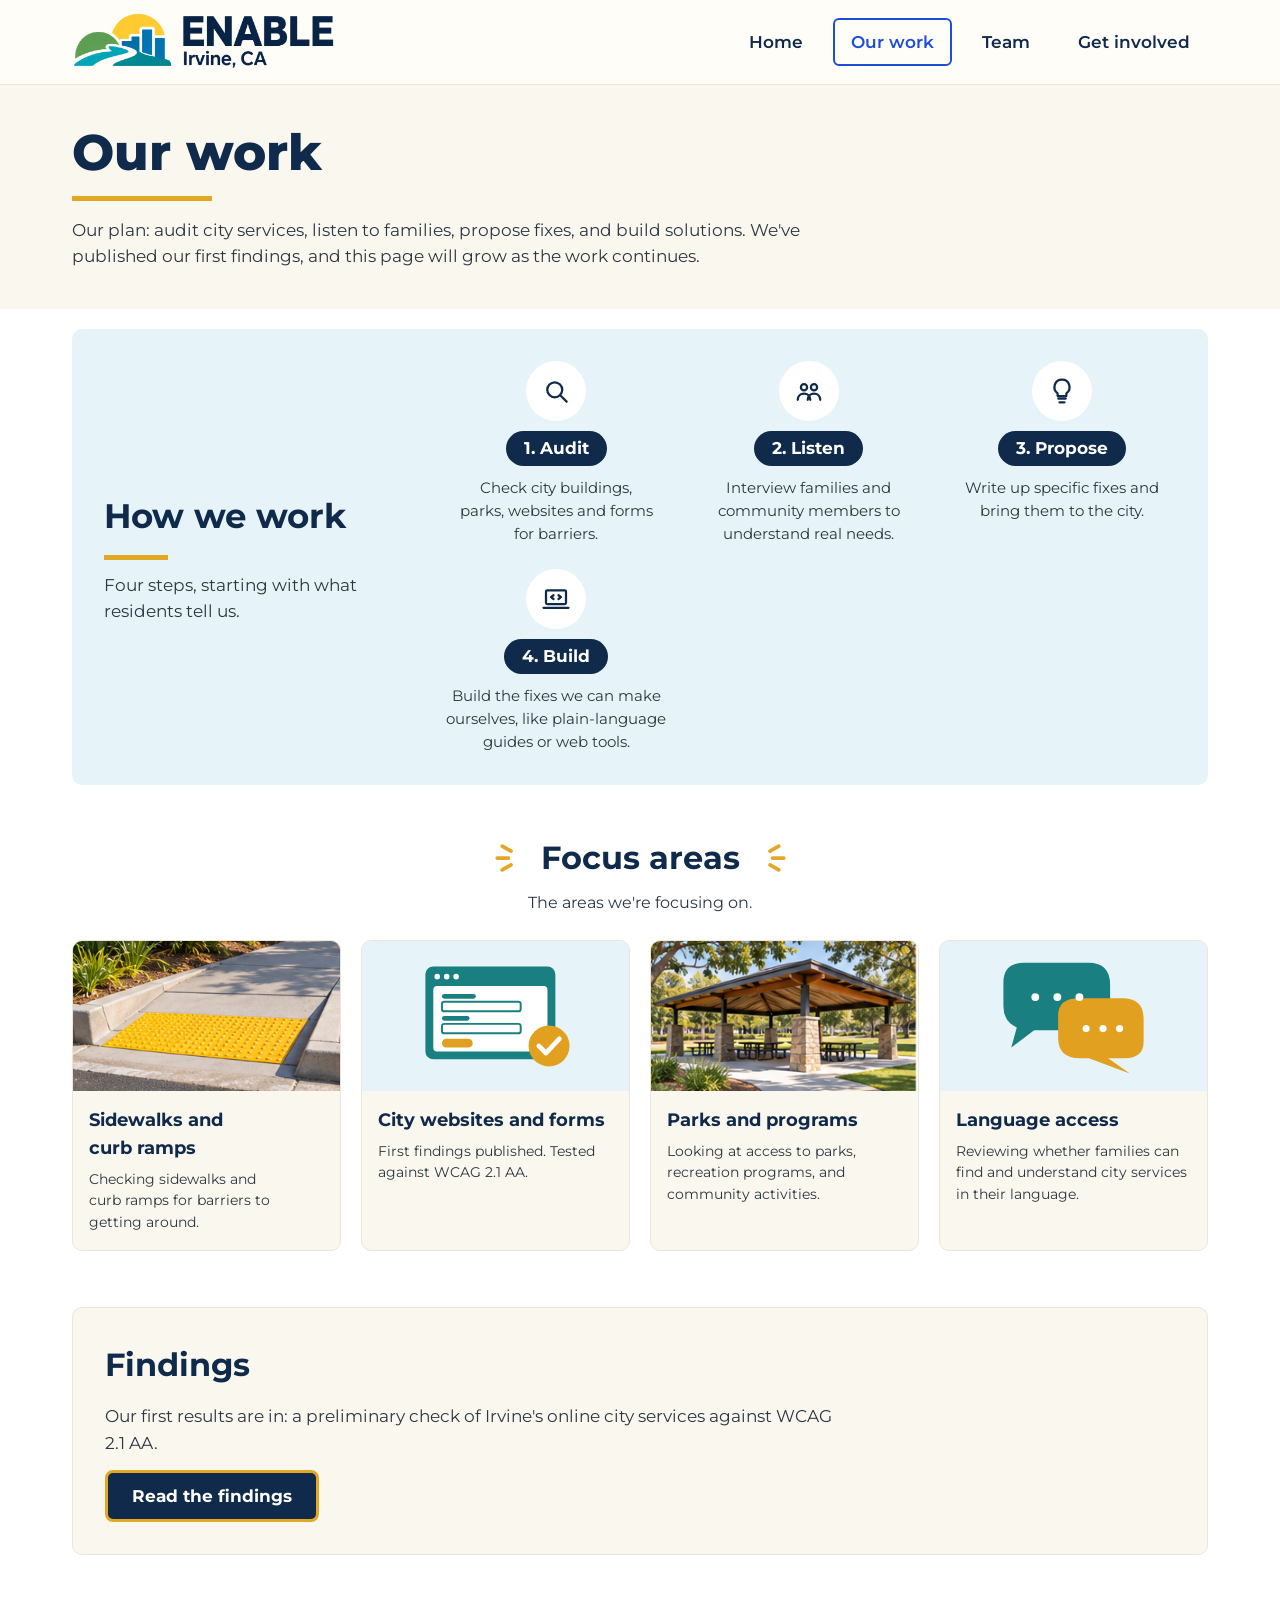
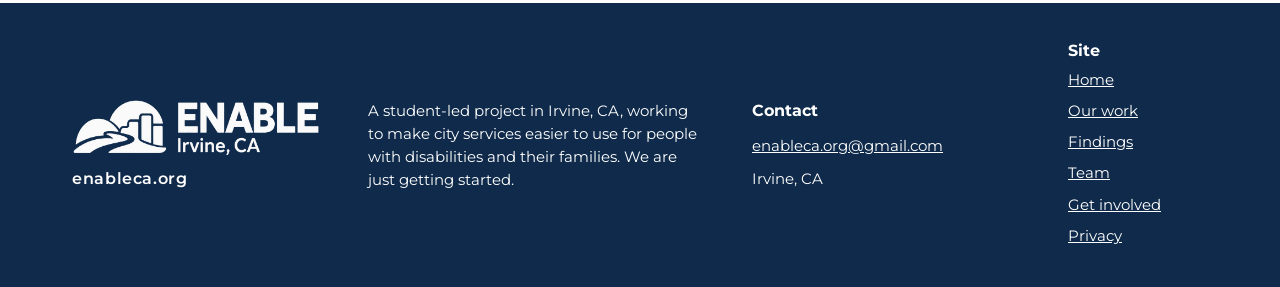
<file: our-work.html>
<!doctype html>
<html lang="en">
<head>
<meta charset="utf-8">
<meta name="viewport" content="width=device-width, initial-scale=1">
<title>Our work | ENABLE</title>
<meta name="description" content="How ENABLE plans to audit city services, listen to families, propose fixes and build solutions in Irvine.">
<link rel="preconnect" href="https://fonts.googleapis.com">
<link rel="preconnect" href="https://fonts.gstatic.com" crossorigin>
<link href="https://fonts.googleapis.com/css2?family=Montserrat:ital,wght@0,400;0,500;0,600;0,700;0,800;1,400&amp;display=swap" rel="stylesheet">
<link rel="stylesheet" href="styles.css">
<script src="site.js"></script>
</head>
<body>
<div style="font-size: 17px; line-height: 1.55">
<a class="skip" href="#main">Skip to main content</a>

<header class="site-hdr" style="background: #FFFDF8; border-bottom: 1px solid #EDE6D6">
<div class="wrap hdr" style="padding-top: 12px; padding-bottom: 12px; display: flex; flex-wrap: wrap; gap: 8px 32px; align-items: center; justify-content: space-between">
<a href="index.html" aria-label="ENABLE, Irvine, CA: home" style="display: flex; align-items: center; gap: 12px; text-decoration: none">
<img src="images/logo-color.png" alt="" style="display: block; height: 60px; width: auto">
</a>
<nav class="site-nav" aria-label="Main">
<ul style="list-style: none; margin: 0; padding: 0; display: flex; flex-wrap: wrap; gap: 4px 12px">
<li><a class="nav" href="index.html">Home</a></li>
<li><a class="nav cur" aria-current="page" href="our-work.html">Our work</a></li>
<li><a class="nav" href="team.html">Team</a></li>
<li><a class="nav" href="get-involved.html">Get involved</a></li>
</ul>
</nav>
</div>
</header>

<main id="main">

<section aria-labelledby="hero-h" style="background: #FAF7EF; display: flex; flex-wrap: wrap">
<div style="flex: 1 1 400px; min-width: 0; padding: 40px var(--gut) 40px max(var(--gut), calc((100% - 1136px) / 2)); box-sizing: border-box; display: flex; flex-direction: column; gap: 16px; align-items: flex-start; justify-content: center">
<h1 id="hero-h" style="font-size: clamp(2.1rem, 3.9vw, 3.1rem); line-height: 1.1">Our work</h1>
<div aria-hidden="true" style="width: 140px; height: 5px; background: #E3A823; border-radius: 0px"></div>
<p style="max-width: 44em">Our plan: audit city services, listen to families, propose fixes, and build solutions. We've published our first findings, and this page will grow as the work continues.</p>
</div>
</section>

<section aria-labelledby="how-h" class="wrap" style="padding-top: 20px; padding-bottom: 12px">
<div style="background: #E6F3F8; border-radius: 10px; padding: var(--box); display: flex; flex-wrap: wrap; gap: 32px 40px; align-items: center">
<div style="flex: 1 1 240px; min-width: 0; display: flex; flex-direction: column; gap: 12px">
<h2 id="how-h" style="font-size: clamp(1.7rem, 3vw, 2.1rem)">How we work</h2>
<div aria-hidden="true" style="width: 64px; height: 5px; background: #E3A823; border-radius: 0px"></div>
<p>Four steps, starting with what residents tell us.</p>
</div>
<ol style="flex: 3 1 560px; min-width: 0; list-style: none; margin: 0; padding: 0; display: grid; grid-template-columns: repeat(auto-fit, minmax(min(170px, 100%), 1fr)); gap: 24px">
<li style="display: flex; flex-direction: column; gap: 10px; align-items: center; text-align: center">
<span class="ico" style="background: #FFFFFF"><svg class="i" aria-hidden="true" viewBox="0 0 24 24"><circle cx="11" cy="11" r="6"></circle><path d="M16 16l4.500 4.500"></path></svg></span>
<h3 class="pill" style="font-size: 17px; color: #FFFFFF">1. Audit</h3>
<p style="font-size: 15px">Check city buildings, parks, websites and forms for barriers.</p>
</li>
<li style="display: flex; flex-direction: column; gap: 10px; align-items: center; text-align: center">
<span class="ico" style="background: #FFFFFF"><svg class="i" aria-hidden="true" viewBox="0 0 24 24"><circle cx="8" cy="9" r="2.500"></circle><circle cx="16" cy="9" r="2.500"></circle><path d="M3 19c0-3 2.200-5 5-5s5 2 5 5M11 19c0-3 2.200-5 5-5s5 2 5 5"></path></svg></span>
<h3 class="pill" style="font-size: 17px; color: #FFFFFF">2. Listen</h3>
<p style="font-size: 15px">Interview families and community members to understand real needs.</p>
</li>
<li style="display: flex; flex-direction: column; gap: 10px; align-items: center; text-align: center">
<span class="ico" style="background: #FFFFFF"><svg class="i" aria-hidden="true" viewBox="0 0 24 24"><path d="M9 18h6M10 21h4M12 3a6 6 0 0 0-3.500 10.900V16h7v-2.100A6 6 0 0 0 12 3z"></path></svg></span>
<h3 class="pill" style="font-size: 17px; color: #FFFFFF">3. Propose</h3>
<p style="font-size: 15px">Write up specific fixes and bring them to the city.</p>
</li>
<li style="display: flex; flex-direction: column; gap: 10px; align-items: center; text-align: center">
<span class="ico" style="background: #FFFFFF"><svg class="i" aria-hidden="true" viewBox="0 0 24 24"><rect x="4" y="5" width="16" height="11" rx="1"></rect><path d="M2 19h20M10 9l-2 1.500 2 1.500M14 9l2 1.500-2 1.500"></path></svg></span>
<h3 class="pill" style="font-size: 17px; color: #FFFFFF">4. Build</h3>
<p style="font-size: 15px">Build the fixes we can make ourselves, like plain-language guides or web tools.</p>
</li>
</ol>
</div>
</section>

<section aria-labelledby="focus-h" class="wrap" style="padding-top: 36px; padding-bottom: 20px; display: flex; flex-direction: column; gap: 24px">
<div style="display: flex; flex-direction: column; gap: 8px; align-items: center; text-align: center">
<div style="display: flex; align-items: center; gap: 20px">
<svg class="sp" aria-hidden="true" viewBox="0 0 24 24"><path d="M14 12H5M16 6.500L9 2.500M16 17.500L9 21.500"></path></svg>
<h2 id="focus-h" style="font-size: clamp(1.6rem, 2.8vw, 2rem)">Focus areas</h2>
<svg class="sp" aria-hidden="true" viewBox="0 0 24 24"><path d="M10 12h9M8 6.500l7-4M8 17.500l7 4"></path></svg>
</div>
<p style="font-size: 16px">The areas we're focusing on.</p>
</div>
<ul style="list-style: none; margin: 0; padding: 0; display: grid; grid-template-columns: repeat(auto-fit, minmax(min(250px, 100%), 1fr)); gap: 20px">
<li class="card" style="overflow: hidden; display: flex; flex-direction: column">
<img src="images/curb-ramp.png" alt="Curb ramp with a yellow tactile warning strip (illustration)." style="display: block; width: 100%; height: 150px; object-fit: cover">
<div style="padding: 16px; display: flex; flex-direction: column; gap: 6px"><h3 style="font-size: 18px">Sidewalks and curb ramps</h3><p style="font-size: 14px">Checking sidewalks and curb ramps for barriers to getting around.</p></div>
</li>
<li class="card card-link" style="overflow: hidden; display: flex; flex-direction: column">
<img src="images/web-form.svg" alt="" style="display: block; width: 100%; height: 150px; object-fit: contain; background: #E6F3F8; padding: 12px; box-sizing: border-box">
<div style="padding: 16px; display: flex; flex-direction: column; gap: 6px"><h3 style="font-size: 18px"><a href="findings.html">City websites and forms</a></h3><p style="font-size: 14px">First findings published. Tested against WCAG 2.1 AA.</p></div>
</li>
<li class="card" style="overflow: hidden; display: flex; flex-direction: column">
<img src="images/park-pavilion.png" alt="Covered picnic pavilion in a park (illustration)." style="display: block; width: 100%; height: 150px; object-fit: cover">
<div style="padding: 16px; display: flex; flex-direction: column; gap: 6px"><h3 style="font-size: 18px">Parks and programs</h3><p style="font-size: 14px">Looking at access to parks, recreation programs, and community activities.</p></div>
</li>
<li class="card" style="overflow: hidden; display: flex; flex-direction: column">
<img src="images/speech-bubbles.svg" alt="" style="display: block; width: 100%; height: 150px; object-fit: contain; background: #E6F3F8; padding: 12px; box-sizing: border-box">
<div style="padding: 16px; display: flex; flex-direction: column; gap: 6px"><h3 style="font-size: 18px">Language access</h3><p style="font-size: 14px">Reviewing whether families can find and understand city services in their language.</p></div>
</li>
</ul>
</section>

<section aria-labelledby="findings-h" class="wrap" style="padding-top: 36px; padding-bottom: 48px">
<div class="card" style="padding: var(--box); display: flex; flex-direction: column; gap: 14px; align-items: flex-start">
<h2 id="findings-h" style="font-size: clamp(1.6rem, 2.8vw, 2rem)">Findings</h2>
<p style="max-width: 44em">Our first results are in: a preliminary check of Irvine's online city services against WCAG 2.1 AA.</p>
<a class="b1" href="findings.html">Read the findings</a>
</div>
</section>

</main>

<footer class="dark" style="background: #0F2A4A; color: #FFFFFF; font-size: 15px">
<div class="wrap" style="padding-top: 36px; padding-bottom: 36px; display: flex; flex-wrap: wrap; gap: 28px 48px; align-items: center">
<div style="flex: 1 1 220px; display: flex; flex-direction: column; align-items: flex-start; gap: 8px">
<img src="images/logo-white.png" alt="ENABLE, Irvine, CA" style="display: block; height: 60px; width: auto">
<span style="font-size: 16px; font-weight: 600; letter-spacing: 0.04em">enableca.org</span>
</div>
<p style="flex: 2 1 280px; min-width: 0">A student-led project in Irvine, CA, working to make city services easier to use for people with disabilities and their families. We are just getting started.</p>
<div style="flex: 1 1 240px; min-width: 0; display: flex; flex-direction: column; gap: 4px">
<p style="font-weight: 700; font-size: 16px">Contact</p>
<a href="mailto:enableca.org@gmail.com" style="padding: 6px 0">enableca.org@gmail.com</a>
<p>Irvine, CA</p>
</div>
<nav aria-label="Footer" style="flex: 0 1 140px">
<p style="font-weight: 700; font-size: 16px">Site</p>
<ul style="list-style: none; margin: 0; padding: 0; display: flex; flex-direction: column">
<li><a href="index.html" style="display: inline-block; padding: 4px 0">Home</a></li>
<li><a href="our-work.html" style="display: inline-block; padding: 4px 0">Our work</a></li>
<li><a href="findings.html" style="display: inline-block; padding: 4px 0">Findings</a></li>
<li><a href="team.html" style="display: inline-block; padding: 4px 0">Team</a></li>
<li><a href="get-involved.html" style="display: inline-block; padding: 4px 0">Get involved</a></li>
<li><a href="privacy.html" style="display: inline-block; padding: 4px 0">Privacy</a></li>
</ul>
</nav>
</div>
</footer>
</div>
</body>
</html>
</file>
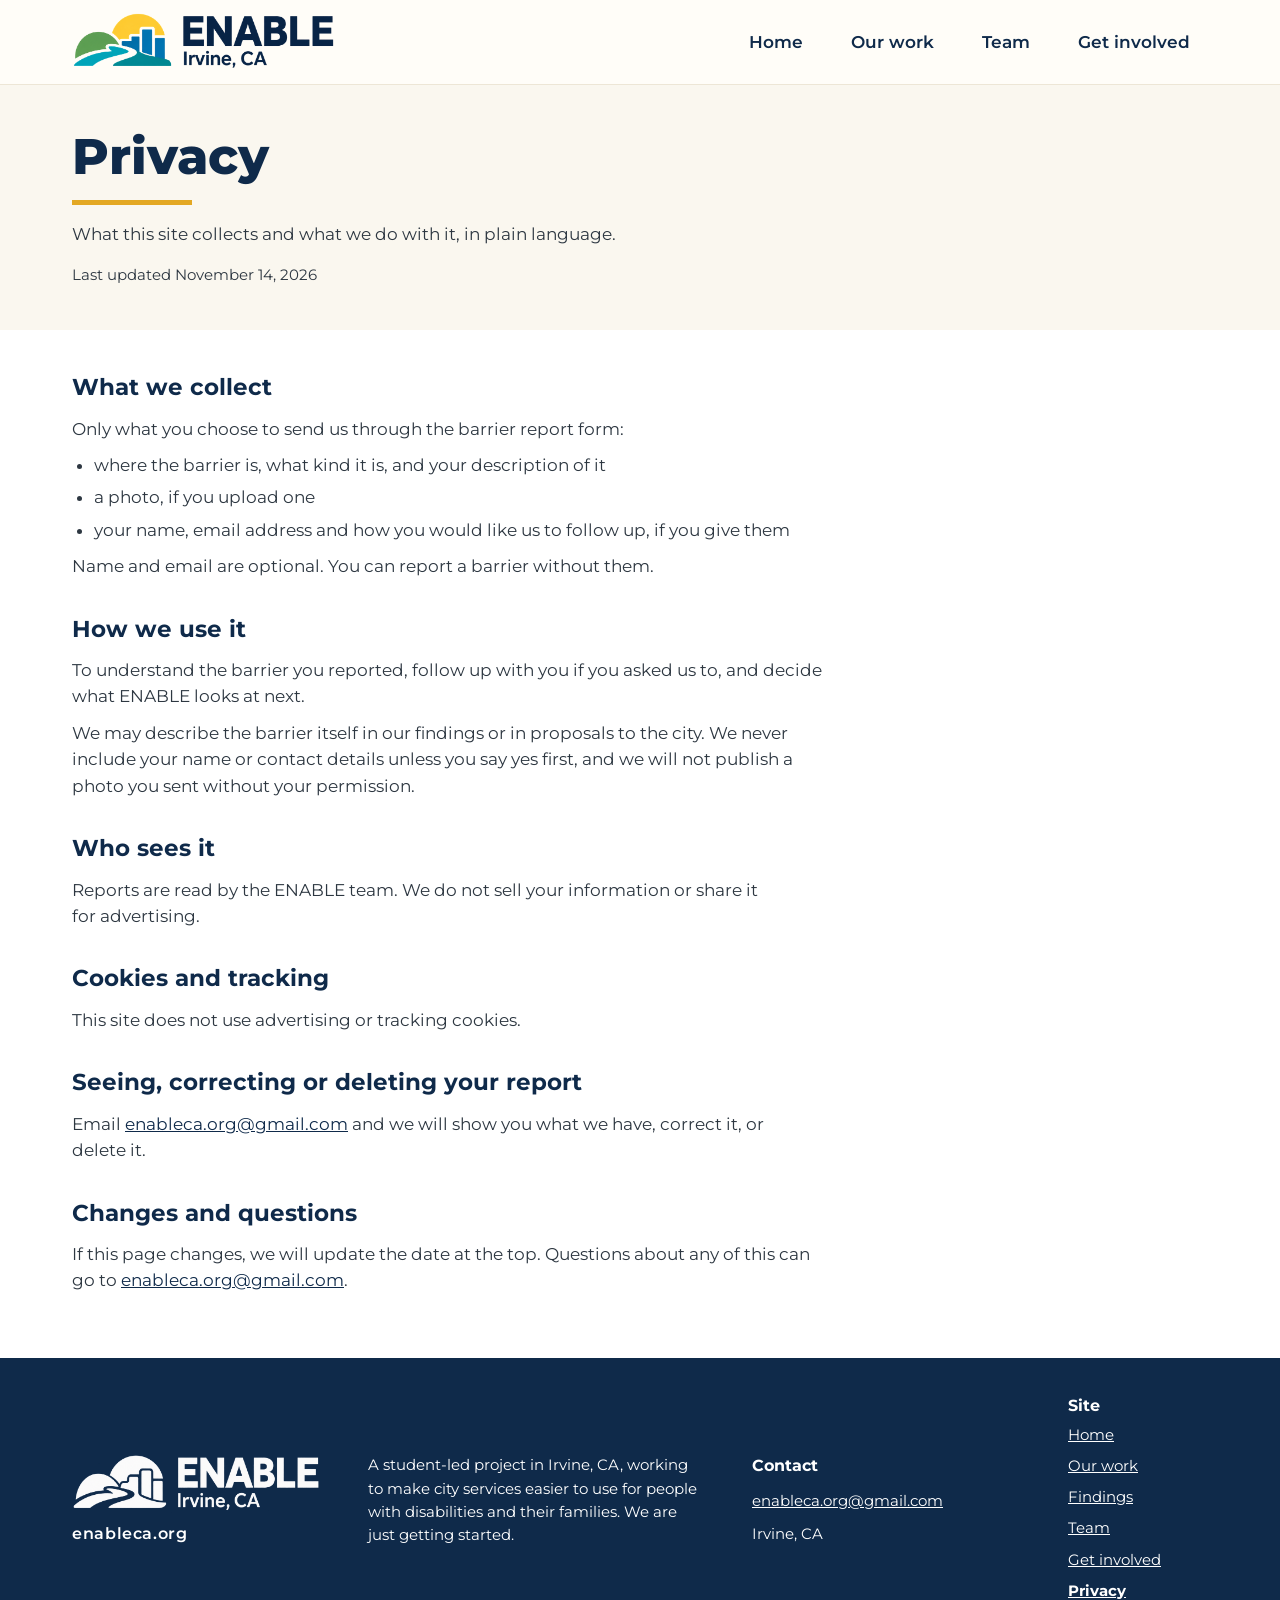
<file: privacy.html>
<!doctype html>
<html lang="en">
<head>
<meta charset="utf-8">
<meta name="viewport" content="width=device-width, initial-scale=1">
<title>Privacy | ENABLE</title>
<meta name="description" content="What the ENABLE site collects and how it is used.">
<link rel="preconnect" href="https://fonts.googleapis.com">
<link rel="preconnect" href="https://fonts.gstatic.com" crossorigin>
<link href="https://fonts.googleapis.com/css2?family=Montserrat:ital,wght@0,400;0,500;0,600;0,700;0,800;1,400&amp;display=swap" rel="stylesheet">
<link rel="stylesheet" href="styles.css">
<script src="site.js"></script>
</head>
<body>
<div style="font-size: 17px; line-height: 1.55">
<a class="skip" href="#main">Skip to main content</a>

<header class="site-hdr" style="background: #FFFDF8; border-bottom: 1px solid #EDE6D6">
<div class="wrap hdr" style="padding-top: 12px; padding-bottom: 12px; display: flex; flex-wrap: wrap; gap: 8px 32px; align-items: center; justify-content: space-between">
<a href="index.html" aria-label="ENABLE, Irvine, CA: home" style="display: flex; align-items: center; gap: 12px; text-decoration: none">
<img src="images/logo-color.png" alt="" style="display: block; height: 60px; width: auto">
</a>
<nav class="site-nav" aria-label="Main">
<ul style="list-style: none; margin: 0; padding: 0; display: flex; flex-wrap: wrap; gap: 4px 12px">
<li><a class="nav" href="index.html">Home</a></li>
<li><a class="nav" href="our-work.html">Our work</a></li>
<li><a class="nav" href="team.html">Team</a></li>
<li><a class="nav" href="get-involved.html">Get involved</a></li>
</ul>
</nav>
</div>
</header>

<main id="main">

<section aria-labelledby="hero-h" style="background: #FAF7EF">
<div class="wrap" style="padding-top: 44px; padding-bottom: 44px; display: flex; flex-direction: column; gap: 16px; align-items: flex-start">
<h1 id="hero-h" style="font-size: clamp(2.1rem, 3.9vw, 3.1rem); line-height: 1.1">Privacy</h1>
<div aria-hidden="true" style="width: 120px; height: 5px; background: #E3A823; border-radius: 0px"></div>
<p style="max-width: 44em">What this site collects and what we do with it, in plain language.</p>
<p style="font-size: 15px">Last updated November 14, 2026</p>
</div>
</section>

<div class="wrap" style="padding-top: 40px; padding-bottom: 64px">
<div style="max-width: 760px; display: flex; flex-direction: column; gap: 32px">

<section aria-labelledby="p1" style="display: flex; flex-direction: column; gap: 10px">
<h2 id="p1" style="font-size: 23px">What we collect</h2>
<p>Only what you choose to send us through the barrier report form:</p>
<ul style="margin: 0; padding-left: 22px; display: flex; flex-direction: column; gap: 6px">
<li>where the barrier is, what kind it is, and your description of it</li>
<li>a photo, if you upload one</li>
<li>your name, email address and how you would like us to follow up, if you give them</li>
</ul>
<p>Name and email are optional. You can report a barrier without them.</p>
</section>

<section aria-labelledby="p2" style="display: flex; flex-direction: column; gap: 10px">
<h2 id="p2" style="font-size: 23px">How we use it</h2>
<p>To understand the barrier you reported, follow up with you if you asked us to, and decide what ENABLE looks at next.</p>
<p>We may describe the barrier itself in our findings or in proposals to the city. We never include your name or contact details unless you say yes first, and we will not publish a photo you sent without your permission.</p>
</section>

<section aria-labelledby="p3" style="display: flex; flex-direction: column; gap: 10px">
<h2 id="p3" style="font-size: 23px">Who sees it</h2>
<p>Reports are read by the ENABLE team. We do not sell your information or share it for advertising.</p>
</section>

<section aria-labelledby="p4" style="display: flex; flex-direction: column; gap: 10px">
<h2 id="p4" style="font-size: 23px">Cookies and tracking</h2>
<p>This site does not use advertising or tracking cookies.</p>
</section>

<section aria-labelledby="p5" style="display: flex; flex-direction: column; gap: 10px">
<h2 id="p5" style="font-size: 23px">Seeing, correcting or deleting your report</h2>
<p>Email <a href="mailto:enableca.org@gmail.com">enableca.org@gmail.com</a> and we will show you what we have, correct it, or delete it.</p>
</section>

<section aria-labelledby="p6" style="display: flex; flex-direction: column; gap: 10px">
<h2 id="p6" style="font-size: 23px">Changes and questions</h2>
<p>If this page changes, we will update the date at the top. Questions about any of this can go to <a href="mailto:enableca.org@gmail.com">enableca.org@gmail.com</a>.</p>
</section>

</div>
</div>

</main>

<footer class="dark" style="background: #0F2A4A; color: #FFFFFF; font-size: 15px">
<div class="wrap" style="padding-top: 36px; padding-bottom: 36px; display: flex; flex-wrap: wrap; gap: 28px 48px; align-items: center">
<div style="flex: 1 1 220px; display: flex; flex-direction: column; align-items: flex-start; gap: 8px">
<img src="images/logo-white.png" alt="ENABLE, Irvine, CA" style="display: block; height: 60px; width: auto">
<span style="font-size: 16px; font-weight: 600; letter-spacing: 0.04em">enableca.org</span>
</div>
<p style="flex: 2 1 280px; min-width: 0">A student-led project in Irvine, CA, working to make city services easier to use for people with disabilities and their families. We are just getting started.</p>
<div style="flex: 1 1 240px; min-width: 0; display: flex; flex-direction: column; gap: 4px">
<p style="font-weight: 700; font-size: 16px">Contact</p>
<a href="mailto:enableca.org@gmail.com" style="padding: 6px 0">enableca.org@gmail.com</a>
<p>Irvine, CA</p>
</div>
<nav aria-label="Footer" style="flex: 0 1 140px">
<p style="font-weight: 700; font-size: 16px">Site</p>
<ul style="list-style: none; margin: 0; padding: 0; display: flex; flex-direction: column">
<li><a href="index.html" style="display: inline-block; padding: 4px 0">Home</a></li>
<li><a href="our-work.html" style="display: inline-block; padding: 4px 0">Our work</a></li>
<li><a href="findings.html" style="display: inline-block; padding: 4px 0">Findings</a></li>
<li><a href="team.html" style="display: inline-block; padding: 4px 0">Team</a></li>
<li><a href="get-involved.html" style="display: inline-block; padding: 4px 0">Get involved</a></li>
<li><a href="privacy.html" aria-current="page" style="display: inline-block; padding: 4px 0; font-weight: 700">Privacy</a></li>
</ul>
</nav>
</div>
</footer>
</div>
</body>
</html>
</file>
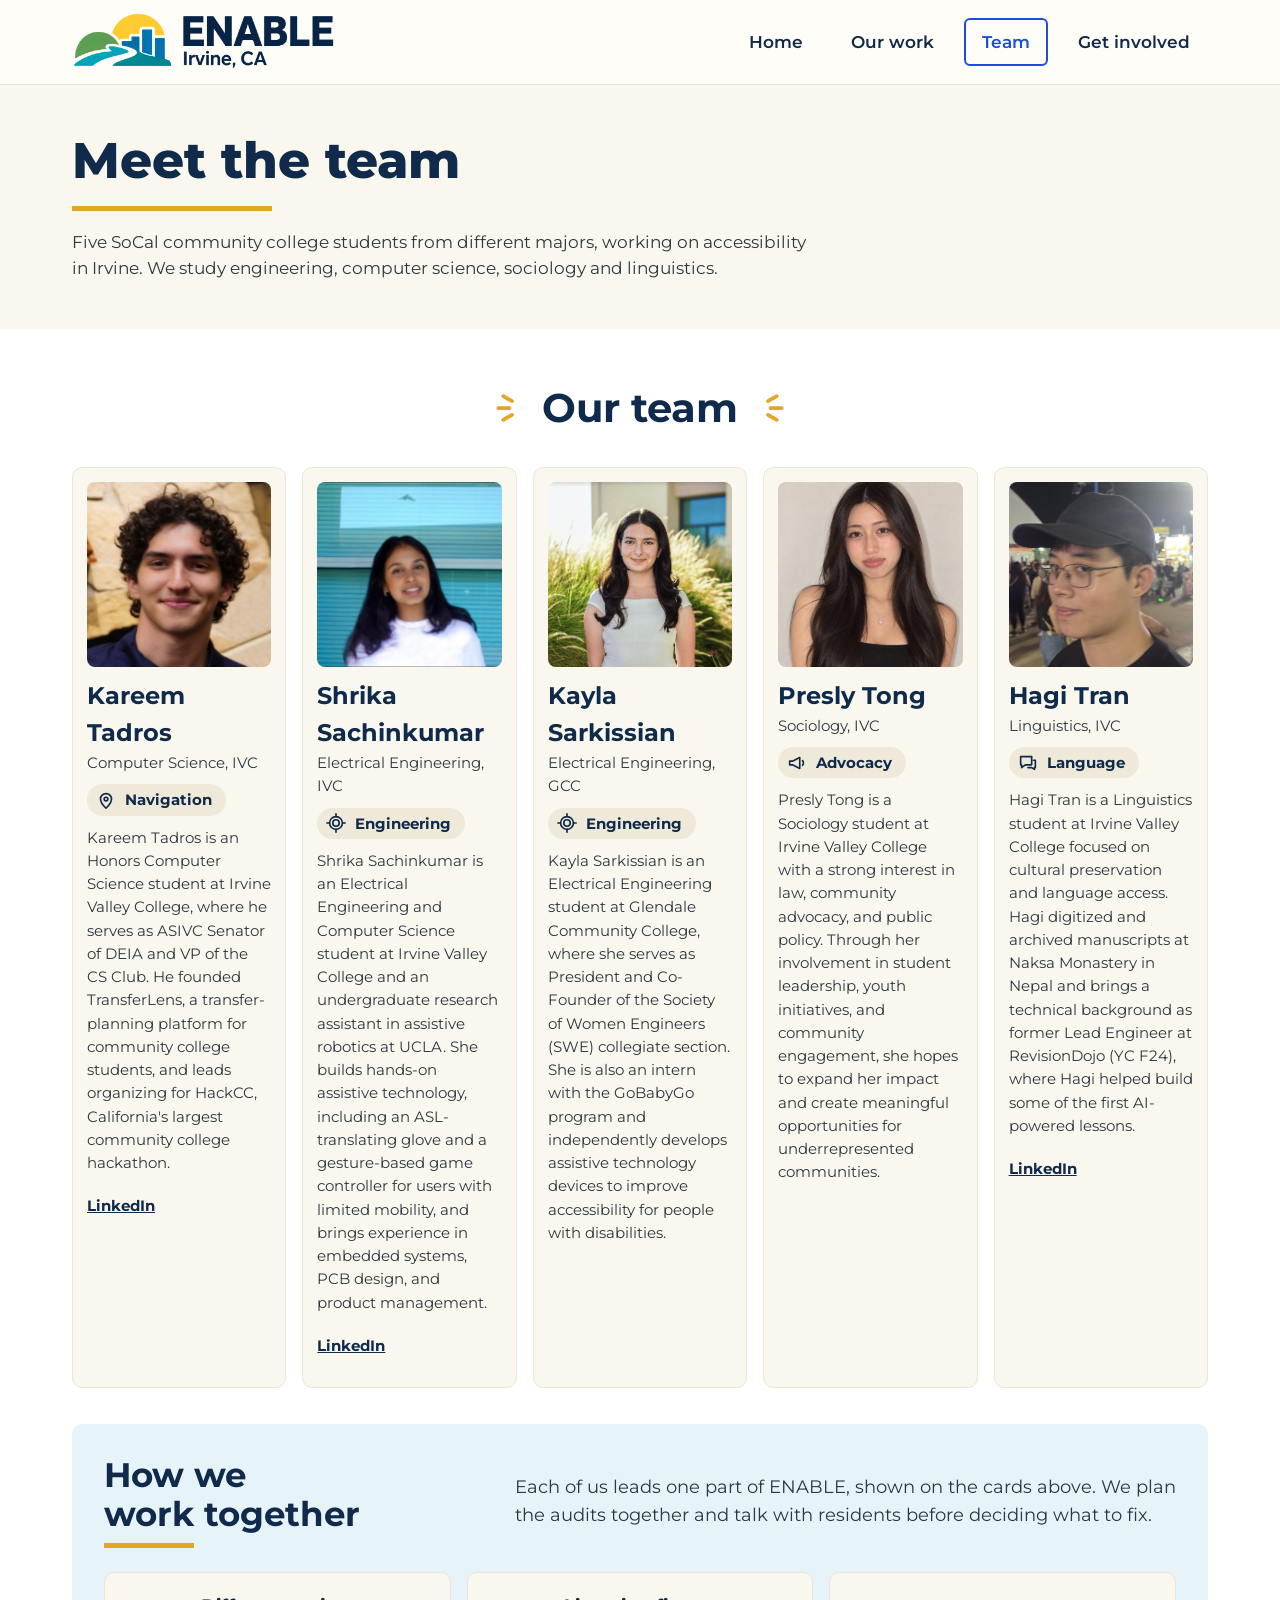
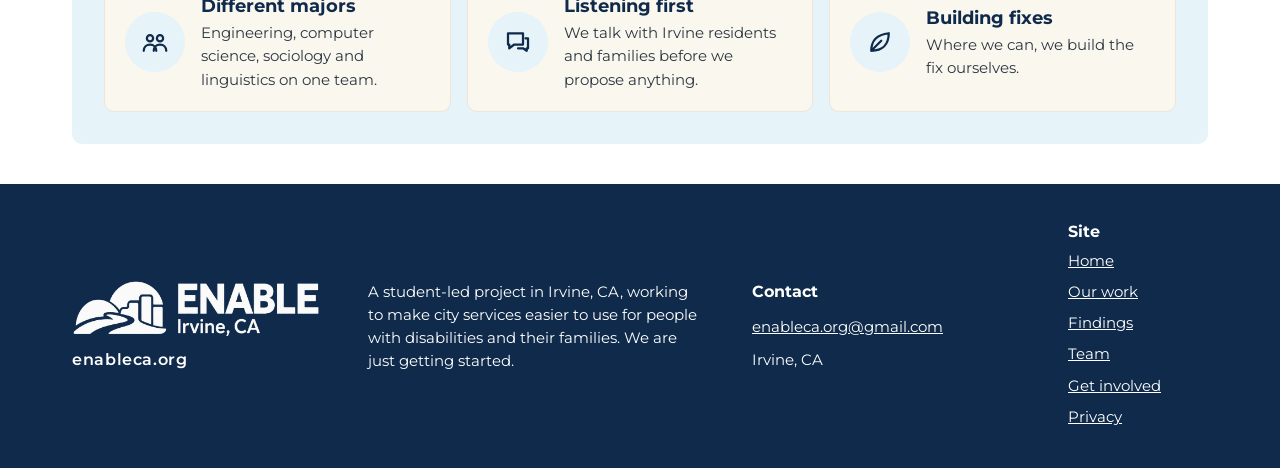
<file: team.html>
<!doctype html>
<html lang="en">
<head>
<meta charset="utf-8">
<meta name="viewport" content="width=device-width, initial-scale=1">
<title>Team | ENABLE</title>
<meta name="description" content="The five community college students behind ENABLE.">
<link rel="preconnect" href="https://fonts.googleapis.com">
<link rel="preconnect" href="https://fonts.gstatic.com" crossorigin>
<link href="https://fonts.googleapis.com/css2?family=Montserrat:ital,wght@0,400;0,500;0,600;0,700;0,800;1,400&amp;display=swap" rel="stylesheet">
<link rel="stylesheet" href="styles.css">
<script src="site.js"></script>
</head>
<body>
<div style="font-size: 17px; line-height: 1.55">
<a class="skip" href="#main">Skip to main content</a>

<header class="site-hdr" style="background: #FFFDF8; border-bottom: 1px solid #EDE6D6">
<div class="wrap hdr" style="padding-top: 12px; padding-bottom: 12px; display: flex; flex-wrap: wrap; gap: 8px 32px; align-items: center; justify-content: space-between">
<a href="index.html" aria-label="ENABLE, Irvine, CA: home" style="display: flex; align-items: center; gap: 12px; text-decoration: none">
<img src="images/logo-color.png" alt="" style="display: block; height: 60px; width: auto">
</a>
<nav class="site-nav" aria-label="Main">
<ul style="list-style: none; margin: 0; padding: 0; display: flex; flex-wrap: wrap; gap: 4px 12px">
<li><a class="nav" href="index.html">Home</a></li>
<li><a class="nav" href="our-work.html">Our work</a></li>
<li><a class="nav cur" aria-current="page" href="team.html">Team</a></li>
<li><a class="nav" href="get-involved.html">Get involved</a></li>
</ul>
</nav>
</div>
</header>

<main id="main">

<section aria-labelledby="hero-h" style="background: #FAF7EF; display: flex; flex-wrap: wrap">
<div style="flex: 1 1 400px; min-width: 0; padding: 48px var(--gut) 48px max(var(--gut), calc((100% - 1136px) / 2)); box-sizing: border-box; display: flex; flex-direction: column; gap: 18px; align-items: flex-start; justify-content: center">
<h1 id="hero-h" style="font-size: clamp(2.1rem, 3.9vw, 3.1rem); line-height: 1.1">Meet the team</h1>
<div aria-hidden="true" style="width: 200px; height: 5px; background: #E3A823; border-radius: 0px"></div>
<p style="max-width: 44em">Five SoCal community college students from different majors, working on accessibility in Irvine. We study engineering, computer science, sociology and linguistics.</p>
</div>
</section>

<section aria-labelledby="team-h" class="wrap" style="padding-top: 48px; padding-bottom: 28px; display: flex; flex-direction: column; gap: 28px">
<div style="display: flex; align-items: center; justify-content: center; gap: 20px">
<svg class="sp" aria-hidden="true" viewBox="0 0 24 24"><path d="M14 12H5M16 6.500L9 2.500M16 17.500L9 21.500"></path></svg>
<h2 id="team-h" style="font-size: clamp(1.8rem, 3.2vw, 2.5rem)">Our team</h2>
<svg class="sp" aria-hidden="true" viewBox="0 0 24 24"><path d="M10 12h9M8 6.500l7-4M8 17.500l7 4"></path></svg>
</div>
<ul style="list-style: none; margin: 0; padding: 0; display: grid; grid-template-columns: repeat(auto-fit, minmax(min(200px, 100%), 1fr)); gap: 16px">

<li class="card" style="padding: 14px 14px 20px; display: flex; flex-direction: column; gap: 10px; align-items: flex-start">
<img src="images/kareem-tadros.jpg" alt="Kareem smiling, with dark curly hair, wearing a navy shirt in front of a light stone wall." style="display: block; width: 100%; aspect-ratio: 1 / 1; object-fit: cover; object-position: center top; border-radius: 8px">
<div><h3 style="font-size: 24px">Kareem Tadros</h3><p style="font-size: 15px">Computer Science, IVC</p></div>
<span class="role"><svg class="i" aria-hidden="true" viewBox="0 0 24 24"><path d="M12 21s-6-5.500-6-10a6 6 0 1 1 12 0c0 4.500-6 10-6 10z"></path><circle cx="12" cy="11" r="2"></circle></svg>Navigation</span>
<p style="font-size: 15px">Kareem Tadros is an Honors Computer Science student at Irvine Valley College, where he serves as ASIVC Senator of DEIA and VP of the CS Club. He founded TransferLens, a transfer-planning platform for community college students, and leads organizing for HackCC, California's largest community college hackathon.</p>
<a href="https://www.linkedin.com/in/kftadros" aria-label="Kareem Tadros on LinkedIn" style="font-size: 15px; font-weight: 700; padding: 10px 0">LinkedIn</a>
</li>

<li class="card" style="padding: 14px 14px 20px; display: flex; flex-direction: column; gap: 10px; align-items: flex-start">
<img src="images/shrika-sachinkumar.jpg" alt="Shrika smiling, with long dark hair, wearing a white sweater in front of a teal wall." style="display: block; width: 100%; aspect-ratio: 1 / 1; object-fit: cover; object-position: center top; border-radius: 8px">
<div><h3 style="font-size: 24px">Shrika Sachinkumar</h3><p style="font-size: 15px">Electrical Engineering, IVC</p></div>
<span class="role"><svg class="i" aria-hidden="true" viewBox="0 0 24 24"><circle cx="12" cy="12" r="3.500"></circle><circle cx="12" cy="12" r="7"></circle><path d="M12 2v3M12 19v3M2 12h3M19 12h3"></path></svg>Engineering</span>
<p style="font-size: 15px">Shrika Sachinkumar is an Electrical Engineering and Computer Science student at Irvine Valley College and an undergraduate research assistant in assistive robotics at UCLA. She builds hands-on assistive technology, including an ASL-translating glove and a gesture-based game controller for users with limited mobility, and brings experience in embedded systems, PCB design, and product management.</p>
<a href="https://www.linkedin.com/in/shrikasachinkumar" aria-label="Shrika Sachinkumar on LinkedIn" style="font-size: 15px; font-weight: 700; padding: 10px 0">LinkedIn</a>
</li>

<li class="card" style="padding: 14px 14px 20px; display: flex; flex-direction: column; gap: 10px; align-items: flex-start">
<img src="images/kayla-sarkissian.jpg" alt="Kayla smiling outdoors wearing a white top." style="display: block; width: 100%; aspect-ratio: 1 / 1; object-fit: cover; object-position: center top; border-radius: 8px">
<div><h3 style="font-size: 24px">Kayla Sarkissian</h3><p style="font-size: 15px">Electrical Engineering, GCC</p></div>
<span class="role"><svg class="i" aria-hidden="true" viewBox="0 0 24 24"><circle cx="12" cy="12" r="3.500"></circle><circle cx="12" cy="12" r="7"></circle><path d="M12 2v3M12 19v3M2 12h3M19 12h3"></path></svg>Engineering</span>
<p style="font-size: 15px">Kayla Sarkissian is an Electrical Engineering student at Glendale Community College, where she serves as President and Co-Founder of the Society of Women Engineers (SWE) collegiate section. She is also an intern with the GoBabyGo program and independently develops assistive technology devices to improve accessibility for people with disabilities.</p>
</li>

<li class="card" style="padding: 14px 14px 20px; display: flex; flex-direction: column; gap: 10px; align-items: flex-start">
<img src="images/presly-tong.jpg" alt="Presly smiling, with long dark hair and a black top, in front of a light wall." style="display: block; width: 100%; aspect-ratio: 1 / 1; object-fit: cover; object-position: center top; border-radius: 8px">
<div><h3 style="font-size: 24px">Presly Tong</h3><p style="font-size: 15px">Sociology, IVC</p></div>
<span class="role"><svg class="i" aria-hidden="true" viewBox="0 0 24 24"><path d="M4 10v4h3l8 4V6l-8 4H4zM18 9.500a3.500 3.500 0 0 1 0 5"></path></svg>Advocacy</span>
<p style="font-size: 15px">Presly Tong is a Sociology student at Irvine Valley College with a strong interest in law, community advocacy, and public policy. Through her involvement in student leadership, youth initiatives, and community engagement, she hopes to expand her impact and create meaningful opportunities for underrepresented communities.</p>
</li>

<li class="card" style="padding: 14px 14px 20px; display: flex; flex-direction: column; gap: 10px; align-items: flex-start">
<img src="images/hagi-tran.jpg" alt="Hagi with a slight smile, wearing a black cap and glasses, outdoors at night." style="display: block; width: 100%; aspect-ratio: 1 / 1; object-fit: cover; object-position: center top; border-radius: 8px">
<div><h3 style="font-size: 24px">Hagi Tran</h3><p style="font-size: 15px">Linguistics, IVC</p></div>
<span class="role"><svg class="i" aria-hidden="true" viewBox="0 0 24 24"><path d="M4 5h12v9H9l-4 3v-3H4zM18 9h2v8h-1v2l-3-2h-4"></path></svg>Language</span>
<p style="font-size: 15px">Hagi Tran is a Linguistics student at Irvine Valley College focused on cultural preservation and language access. Hagi digitized and archived manuscripts at Naksa Monastery in Nepal and brings a technical background as former Lead Engineer at RevisionDojo (YC F24), where Hagi helped build some of the first AI-powered lessons.</p>
<a href="https://www.linkedin.com/in/hgitran/" aria-label="Hagi Tran on LinkedIn" style="font-size: 15px; font-weight: 700; padding: 10px 0">LinkedIn</a>
</li>

</ul>
</section>

<section aria-labelledby="together-h" class="wrap" style="padding-top: 8px; padding-bottom: 40px">
<div style="background: #E6F3F8; border-radius: 10px; padding: var(--box); display: flex; flex-direction: column; gap: 24px">
<div style="display: flex; flex-wrap: wrap; gap: 16px 40px; align-items: center">
<div style="flex: 1 1 240px; display: flex; flex-direction: column; gap: 10px">
<h2 id="together-h" style="font-size: clamp(1.7rem, 3vw, 2.1rem); line-height: 1.15">How we work together</h2>
<div aria-hidden="true" style="width: 90px; height: 5px; background: #E3A823; border-radius: 0px"></div>
</div>
<p style="flex: 2 1 400px; min-width: 0; font-size: 18px">Each of us leads one part of ENABLE, shown on the cards above. We plan the audits together and talk with residents before deciding what to fix.</p>
</div>
<ul style="list-style: none; margin: 0; padding: 0; display: grid; grid-template-columns: repeat(auto-fit, minmax(min(300px, 100%), 1fr)); gap: 16px">
<li class="card" style="padding: 20px; display: flex; gap: 16px; align-items: center">
<span class="ico"><svg class="i" aria-hidden="true" viewBox="0 0 24 24"><circle cx="8" cy="9" r="2.500"></circle><circle cx="16" cy="9" r="2.500"></circle><path d="M3 19c0-3 2.200-5 5-5s5 2 5 5M11 19c0-3 2.200-5 5-5s5 2 5 5"></path></svg></span>
<div><h3 style="font-size: 18px">Different majors</h3><p style="font-size: 15px">Engineering, computer science, sociology and linguistics on one team.</p></div>
</li>
<li class="card" style="padding: 20px; display: flex; gap: 16px; align-items: center">
<span class="ico"><svg class="i" aria-hidden="true" viewBox="0 0 24 24"><path d="M4 5h12v9H9l-4 3v-3H4zM18 9h2v8h-1v2l-3-2h-4"></path></svg></span>
<div><h3 style="font-size: 18px">Listening first</h3><p style="font-size: 15px">We talk with Irvine residents and families before we propose anything.</p></div>
</li>
<li class="card" style="padding: 20px; display: flex; gap: 16px; align-items: center">
<span class="ico"><svg class="i" aria-hidden="true" viewBox="0 0 24 24"><path d="M5 19c0-8 5-13 14-14 0 9-5 14-14 14zM5 19l8-8"></path></svg></span>
<div><h3 style="font-size: 18px">Building fixes</h3><p style="font-size: 15px">Where we can, we build the fix ourselves.</p></div>
</li>
</ul>
</div>
</section>

</main>

<footer class="dark" style="background: #0F2A4A; color: #FFFFFF; font-size: 15px">
<div class="wrap" style="padding-top: 36px; padding-bottom: 36px; display: flex; flex-wrap: wrap; gap: 28px 48px; align-items: center">
<div style="flex: 1 1 220px; display: flex; flex-direction: column; align-items: flex-start; gap: 8px">
<img src="images/logo-white.png" alt="ENABLE, Irvine, CA" style="display: block; height: 60px; width: auto">
<span style="font-size: 16px; font-weight: 600; letter-spacing: 0.04em">enableca.org</span>
</div>
<p style="flex: 2 1 280px; min-width: 0">A student-led project in Irvine, CA, working to make city services easier to use for people with disabilities and their families. We are just getting started.</p>
<div style="flex: 1 1 240px; min-width: 0; display: flex; flex-direction: column; gap: 4px">
<p style="font-weight: 700; font-size: 16px">Contact</p>
<a href="mailto:enableca.org@gmail.com" style="padding: 6px 0">enableca.org@gmail.com</a>
<p>Irvine, CA</p>
</div>
<nav aria-label="Footer" style="flex: 0 1 140px">
<p style="font-weight: 700; font-size: 16px">Site</p>
<ul style="list-style: none; margin: 0; padding: 0; display: flex; flex-direction: column">
<li><a href="index.html" style="display: inline-block; padding: 4px 0">Home</a></li>
<li><a href="our-work.html" style="display: inline-block; padding: 4px 0">Our work</a></li>
<li><a href="findings.html" style="display: inline-block; padding: 4px 0">Findings</a></li>
<li><a href="team.html" style="display: inline-block; padding: 4px 0">Team</a></li>
<li><a href="get-involved.html" style="display: inline-block; padding: 4px 0">Get involved</a></li>
<li><a href="privacy.html" style="display: inline-block; padding: 4px 0">Privacy</a></li>
</ul>
</nav>
</div>
</footer>
</div>
</body>
</html>
</file>
<file: styles.css>
:root{--gut:32px;--box:32px}
html{-webkit-text-size-adjust:100%;text-size-adjust:100%}
body{margin:0;font-family:'Montserrat','Helvetica Neue',Arial,system-ui,sans-serif;color:#2D3741;background:#FFFFFF}
h1,h2,h3{color:#0F2A4A;margin:0;text-wrap:balance}
h1{font-weight:800}h2,h3{font-weight:700}
p{margin:0;text-wrap:pretty}
a{color:#0F2A4A}
a,button,summary,label,input,select,textarea{-webkit-tap-highlight-color:rgba(29,78,216,.15)}
button,select,input[type=radio],input[type=file],summary{touch-action:manipulation}
:focus-visible{outline:3px solid #1D4ED8;outline-offset:3px}
.dark a{color:#FFFFFF}.dark :focus-visible{outline-color:#E3A823}
.skip{position:absolute;left:-9999px;top:8px;background:#0F2A4A;color:#FFFFFF;padding:12px 16px;font-weight:700;z-index:10}
.skip:focus{left:8px;color:#FFFFFF}
.wrap{max-width:1200px;margin:0 auto;padding-left:var(--gut);padding-right:var(--gut);box-sizing:border-box}
.nav{display:inline-flex;align-items:center;min-height:44px;padding:0 16px;font-weight:600;color:#0F2A4A;text-decoration:none;border:2px solid transparent;border-radius:6px}
.cur{border-color:#1D4ED8;color:#1D4ED8}
.card{background:#FAF7EF;border:1px solid #EDE6D6;border-radius:10px}
.ph{background:#E6F3F8;border:2px dashed #5B8FA3;display:flex;align-items:center;justify-content:center;text-align:center;padding:12px;box-sizing:border-box;font-size:14px;font-weight:600;color:#0F2A4A}
.ico{flex:0 0 60px;width:60px;height:60px;border-radius:50%;background:#E6F3F8;display:flex;align-items:center;justify-content:center}
.i{width:30px;height:30px;fill:none;stroke:#0F2A4A;stroke-width:1.8;stroke-linecap:round;stroke-linejoin:round}
.sp{width:30px;height:30px;fill:none;stroke:#E3A823;stroke-width:3;stroke-linecap:round}
.chip{display:inline-flex;align-items:center;gap:6px;font-size:14px;font-weight:600;color:#0F2A4A;border-radius:999px;padding:4px 12px}
.b1,.b2{display:inline-flex;align-items:center;justify-content:center;gap:10px;min-height:52px;padding:0 24px;box-sizing:border-box;font:inherit;font-weight:700;text-decoration:none;border-radius:8px;cursor:pointer}
.b1{background:#0F2A4A;color:#FFFFFF;border:3px solid #E3A823}
.b2{background:#FFFFFF;color:#0F2A4A;border:2px solid #0F2A4A}
.b1:active{filter:brightness(1.25)}.b2:active{background:#E6F3F8}
.pill{display:inline-block;background:#0F2A4A;color:#FFFFFF;font-weight:700;border-radius:999px;padding:4px 18px}
.role{display:inline-flex;align-items:center;gap:8px;font-size:15px;font-weight:700;color:#0F2A4A;background:#EFE9DA;border-radius:999px;padding:4px 14px 4px 8px}
.role .i{width:22px;height:22px}
.field{width:100%;min-height:48px;box-sizing:border-box;padding:10px 14px;font:inherit;font-size:16px;color:#0F2A4A;background:#FFFFFF;border:1.5px solid #4A6A8A;border-radius:6px}
.lab{font-weight:700;font-size:18px;color:#0F2A4A}
.hint{font-size:14px}
.req{color:#A32014}
summary{cursor:pointer;font-weight:700;color:#0F2A4A;padding:12px 14px;min-height:20px}
[hidden]{display:none !important}
img{max-width:100%}
#report{scroll-margin-top:16px}

/* Hover only where there is a real pointer, so styles don't stick after a tap */
@media (hover:hover){
a:hover{color:#1D4ED8}
.dark a:hover{color:#E3A823}
.b1:hover{color:#FFFFFF;filter:brightness(1.25)}
.b2:hover{background:#E6F3F8;color:#0F2A4A}
}

/* Sticky header: slides away on scroll down, back on scroll up (site.js) */
.site-hdr{position:sticky;top:0;z-index:20;transition:transform .25s ease}
.site-hdr.away{transform:translateY(-100%)}
@media (prefers-reduced-motion:reduce){.site-hdr{transition:none}}

@media (max-width:640px){
:root{--gut:20px;--box:20px}
.hdr{row-gap:6px !important;padding-top:10px !important;padding-bottom:6px !important}
.hdr img{height:44px !important}
.site-nav{flex:1 1 100%;overflow-x:auto;scrollbar-width:none}
.site-nav ul{flex-wrap:nowrap !important;justify-content:space-between;gap:4px !important}
.site-nav li{flex:1 1 auto}
.site-nav .nav{display:flex;justify-content:center;padding:0 8px;font-size:15px;white-space:nowrap}
.ctas>a{flex:1 1 100%}
.report-head{flex-direction:column;align-items:flex-start !important;gap:12px !important}
footer nav a{padding:10px 0 !important}
}
@media (max-width:360px){
.site-nav ul{gap:0 !important}
.site-nav .nav{font-size:13px;padding:0 5px}
}

/* Photo picker on Get involved */
.sr-only{position:absolute;width:1px;height:1px;padding:0;margin:-1px;overflow:hidden;clip:rect(0,0,0,0);white-space:nowrap;border:0}
.drop{display:flex;flex-direction:column;align-items:center;justify-content:center;gap:6px;min-height:150px;padding:24px 16px;box-sizing:border-box;text-align:center;background:#E6F3F8;border:2px dashed #4A6A8A;border-radius:10px;cursor:pointer;transition:background-color .15s,border-color .15s}
.drop svg{width:40px;height:40px;fill:none;stroke:#0F2A4A;stroke-width:1.6;stroke-linecap:round;stroke-linejoin:round}
.drop-main{font-weight:700;font-size:17px;color:#0F2A4A}
.drop-sub{font-size:14px}
.drop:active,.drop.over{background:#D3E8F1;border-color:#1D4ED8}
#photo:focus-visible+.drop{outline:3px solid #1D4ED8;outline-offset:3px}
.t-mouse{display:none}
@media (hover:hover) and (pointer:fine){.t-mouse{display:inline}.t-touch{display:none}.drop:hover{background:#D3E8F1;border-color:#1D4ED8}}
.picked{display:flex;flex-wrap:wrap;align-items:center;gap:12px 16px;padding:12px;background:#FFFFFF;border:1.5px solid #4A6A8A;border-radius:10px}
.picked img{width:72px;height:72px;object-fit:cover;border-radius:6px;flex:none}
.picked-name{flex:1 1 140px;min-width:0;font-weight:600;color:#0F2A4A;overflow-wrap:anywhere}
.picked-btns{display:flex;gap:8px}
.picked .b2{min-height:44px;padding:0 16px;font-size:15px}
#photo-error:empty{display:none}
@media (prefers-reduced-motion:reduce){.drop{transition:none}}

/* Findings page: results table, status chips, expandable details */
.r-ok{background:#D9EFD3}.r-part{background:#FBE7B0}.r-bar{background:#F6D5CF}
.tscroll{overflow-x:auto;background:#FFFFFF;border:1px solid #EDE6D6;border-radius:10px}
.ftable{width:100%;min-width:760px;border-collapse:collapse;font-size:15px}
.ftable th,.ftable td{text-align:left;vertical-align:top;padding:12px 14px;border-bottom:1px solid #EDE6D6}
.ftable thead th{background:#0F2A4A;color:#FFFFFF;font-weight:700}
.ftable tbody th{color:#0F2A4A;font-weight:700}
.ftable tbody tr:last-child>*{border-bottom:0}
.ftable .chip{white-space:nowrap}
.fd summary{display:list-item;font-size:18px;padding:14px 18px}
.fd summary .chip{margin-left:8px;vertical-align:1px}
.fd-body{padding:0 18px 18px;display:flex;flex-direction:column;gap:10px;font-size:16px}
.fd-body ul,.lims{margin:0;padding-left:1.2em;display:flex;flex-direction:column;gap:8px}
.recs{margin:0;padding-left:1.5em;display:flex;flex-direction:column;gap:12px;max-width:52em}
.recs li::marker{font-weight:700;color:#0F2A4A}

/* Whole card clickable through its heading link */
.card-link{position:relative}
.card-link h3 a{text-decoration:none}
.card-link h3 a::after{content:"";position:absolute;inset:0;border-radius:10px}
@supports selector(:has(a)){
.card-link:has(a:focus-visible){outline:3px solid #1D4ED8;outline-offset:3px}
.card-link h3 a:focus-visible{outline:none}
}
@media (hover:hover){.card-link:hover{border-color:#1D4ED8}.card-link:hover h3 a{text-decoration:underline}}
</file>
